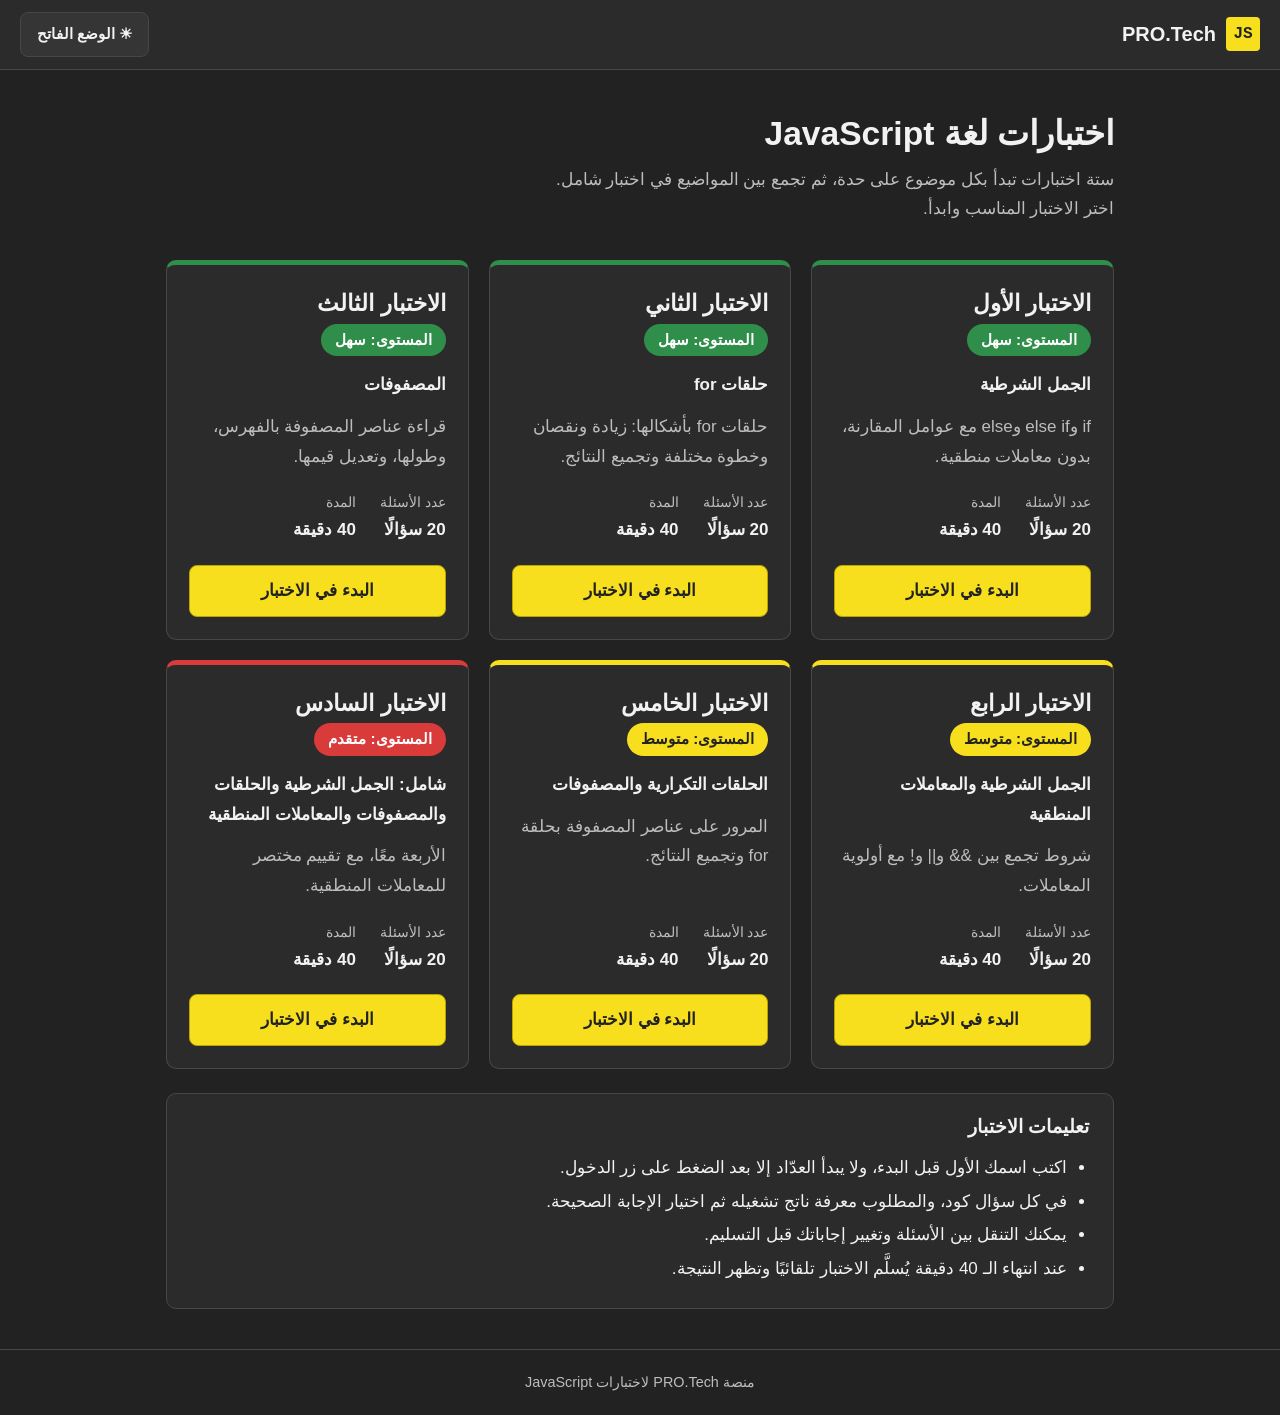
<file: index.html>
<!DOCTYPE html>
<html lang="ar" dir="rtl" data-theme="dark">
<head>
  <meta charset="UTF-8">
  <meta name="viewport" content="width=device-width, initial-scale=1">
  <title>PRO.Tech | اختبارات لغة JavaScript</title>
  <script>try{document.documentElement.setAttribute("data-theme",localStorage.getItem("protech-theme")==="light"?"light":"dark")}catch(e){}</script>
  <link rel="stylesheet" href="index.css">
</head>
<body>
  <header class="topbar">
    <a class="brand" href="index.html" aria-label="الصفحة الرئيسية">
      <span class="brand-mark">JS</span>
      <span class="brand-name">PRO.Tech</span>
    </a>
    <button id="themeToggle" class="btn theme-btn" type="button"></button>
  </header>

  <main>
    <section class="hero">
      <h1>اختبارات لغة JavaScript</h1>
      <p>ستة اختبارات تبدأ بكل موضوع على حدة، ثم تجمع بين المواضيع في اختبار شامل. اختر الاختبار المناسب وابدأ.</p>
    </section>

    <section class="cards" aria-label="الاختبارات">
      <article class="card card-easy">
        <h2>الاختبار الأول</h2>
        <span class="badge">المستوى: سهل</span>
        <p class="card-topic">الجمل الشرطية</p>
        <p class="card-desc">if وelse if وelse مع عوامل المقارنة، بدون معاملات منطقية.</p>
        <dl class="meta">
          <div><dt>عدد الأسئلة</dt><dd>20 سؤالًا</dd></div>
          <div><dt>المدة</dt><dd>40 دقيقة</dd></div>
        </dl>
        <a class="btn btn-primary" href="level.1.html">البدء في الاختبار</a>
      </article>

      <article class="card card-easy">
        <h2>الاختبار الثاني</h2>
        <span class="badge">المستوى: سهل</span>
        <p class="card-topic">حلقات for</p>
        <p class="card-desc">حلقات for بأشكالها: زيادة ونقصان وخطوة مختلفة وتجميع النتائج.</p>
        <dl class="meta">
          <div><dt>عدد الأسئلة</dt><dd>20 سؤالًا</dd></div>
          <div><dt>المدة</dt><dd>40 دقيقة</dd></div>
        </dl>
        <a class="btn btn-primary" href="level.2.html">البدء في الاختبار</a>
      </article>

      <article class="card card-easy">
        <h2>الاختبار الثالث</h2>
        <span class="badge">المستوى: سهل</span>
        <p class="card-topic">المصفوفات</p>
        <p class="card-desc">قراءة عناصر المصفوفة بالفهرس، وطولها، وتعديل قيمها.</p>
        <dl class="meta">
          <div><dt>عدد الأسئلة</dt><dd>20 سؤالًا</dd></div>
          <div><dt>المدة</dt><dd>40 دقيقة</dd></div>
        </dl>
        <a class="btn btn-primary" href="level.3.html">البدء في الاختبار</a>
      </article>

      <article class="card card-medium">
        <h2>الاختبار الرابع</h2>
        <span class="badge">المستوى: متوسط</span>
        <p class="card-topic">الجمل الشرطية والمعاملات المنطقية</p>
        <p class="card-desc">شروط تجمع بين <bdi dir="ltr">&amp;&amp;</bdi> و<bdi dir="ltr">||</bdi> و<bdi dir="ltr">!</bdi> مع أولوية المعاملات.</p>
        <dl class="meta">
          <div><dt>عدد الأسئلة</dt><dd>20 سؤالًا</dd></div>
          <div><dt>المدة</dt><dd>40 دقيقة</dd></div>
        </dl>
        <a class="btn btn-primary" href="level.4.html">البدء في الاختبار</a>
      </article>

      <article class="card card-medium">
        <h2>الاختبار الخامس</h2>
        <span class="badge">المستوى: متوسط</span>
        <p class="card-topic">الحلقات التكرارية والمصفوفات</p>
        <p class="card-desc">المرور على عناصر المصفوفة بحلقة for وتجميع النتائج.</p>
        <dl class="meta">
          <div><dt>عدد الأسئلة</dt><dd>20 سؤالًا</dd></div>
          <div><dt>المدة</dt><dd>40 دقيقة</dd></div>
        </dl>
        <a class="btn btn-primary" href="level.5.html">البدء في الاختبار</a>
      </article>

      <article class="card card-hard">
        <h2>الاختبار السادس</h2>
        <span class="badge">المستوى: متقدم</span>
        <p class="card-topic">شامل: الجمل الشرطية والحلقات والمصفوفات والمعاملات المنطقية</p>
        <p class="card-desc">الأربعة معًا، مع تقييم مختصر للمعاملات المنطقية.</p>
        <dl class="meta">
          <div><dt>عدد الأسئلة</dt><dd>20 سؤالًا</dd></div>
          <div><dt>المدة</dt><dd>40 دقيقة</dd></div>
        </dl>
        <a class="btn btn-primary" href="level.6.html">البدء في الاختبار</a>
      </article>
    </section>

    <section class="rules">
      <div class="panel">
        <h2>تعليمات الاختبار</h2>
        <ul>
          <li>اكتب اسمك الأول قبل البدء، ولا يبدأ العدّاد إلا بعد الضغط على زر الدخول.</li>
          <li>في كل سؤال كود، والمطلوب معرفة ناتج تشغيله ثم اختيار الإجابة الصحيحة.</li>
          <li>يمكنك التنقل بين الأسئلة وتغيير إجاباتك قبل التسليم.</li>
          <li>عند انتهاء الـ 40 دقيقة يُسلَّم الاختبار تلقائيًا وتظهر النتيجة.</li>
        </ul>
      </div>
    </section>
  </main>

  <footer class="footer">منصة PRO.Tech لاختبارات JavaScript</footer>

  <script src="index.js"></script>
</body>
</html>
</file>
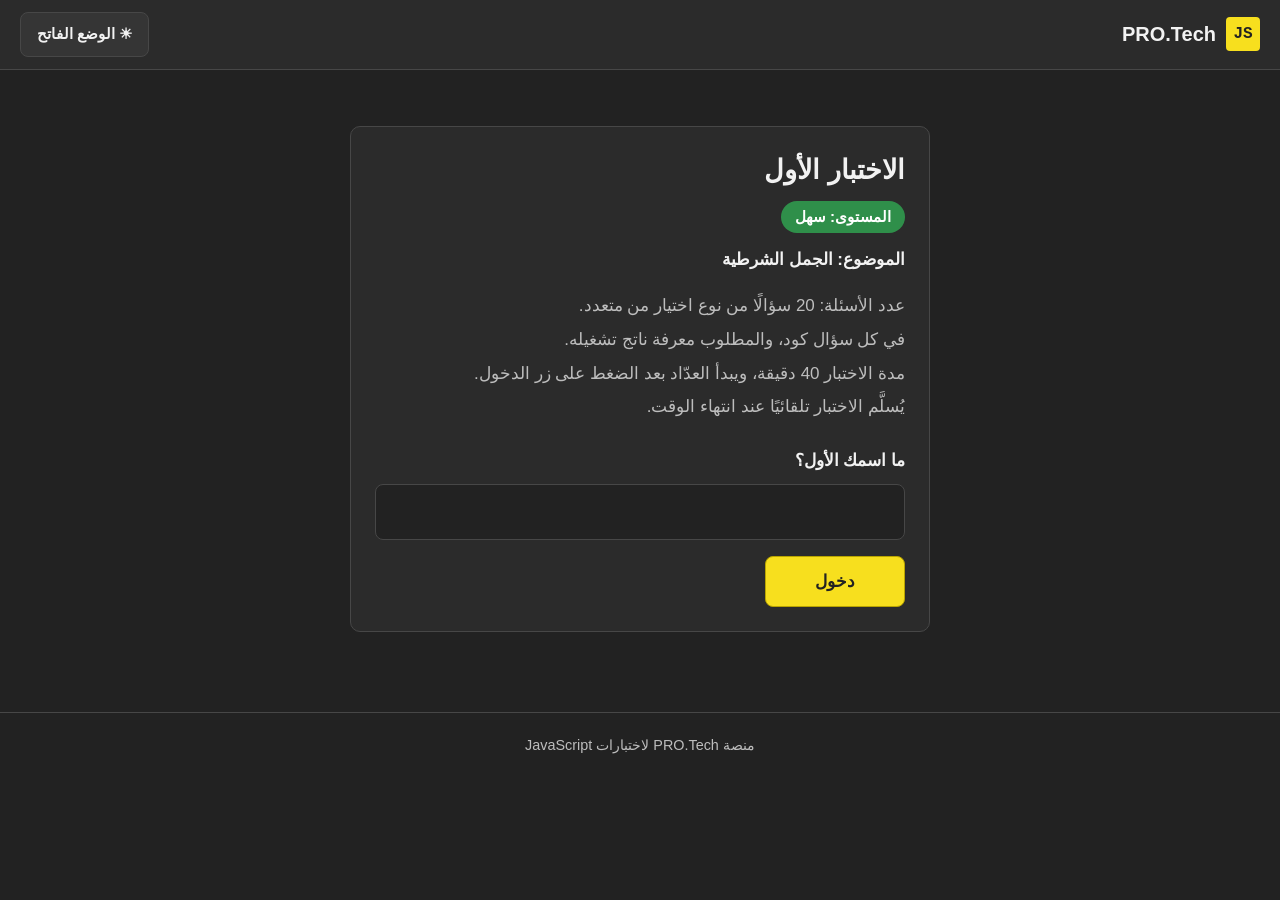
<file: level.1.html>
<!DOCTYPE html>
<html lang="ar" dir="rtl" data-theme="dark">
<head>
  <meta charset="UTF-8">
  <meta name="viewport" content="width=device-width, initial-scale=1">
  <title>PRO.Tech | الاختبار الأول</title>
  <script>try{document.documentElement.setAttribute("data-theme",localStorage.getItem("protech-theme")==="light"?"light":"dark")}catch(e){}</script>
  <link rel="stylesheet" href="level.1.css">
</head>
<body>
  <header class="topbar">
    <a class="brand" href="index.html" aria-label="الصفحة الرئيسية">
      <span class="brand-mark">JS</span>
      <span class="brand-name">PRO.Tech</span>
    </a>
    <button id="themeToggle" class="btn theme-btn" type="button"></button>
  </header>

  <main>
    <section id="startScreen" class="container">
      <div class="panel start">
        <h1>الاختبار الأول</h1>
        <p><span class="badge">المستوى: سهل</span></p>
        <p class="topic">الموضوع: الجمل الشرطية</p>
        <ul class="facts">
          <li>عدد الأسئلة: 20 سؤالًا من نوع اختيار من متعدد.</li>
          <li>في كل سؤال كود، والمطلوب معرفة ناتج تشغيله.</li>
          <li>مدة الاختبار 40 دقيقة، ويبدأ العدّاد بعد الضغط على زر الدخول.</li>
          <li>يُسلَّم الاختبار تلقائيًا عند انتهاء الوقت.</li>
        </ul>
        <label class="field-label" for="nameInput">ما اسمك الأول؟</label>
        <input id="nameInput" class="text-input" type="text" maxlength="20" autocomplete="given-name">
        <p id="nameError" class="error" role="alert" hidden>يرجى كتابة اسمك الأول قبل الدخول.</p>
        <button id="enterBtn" class="btn btn-primary" type="button">دخول</button>
      </div>
    </section>

    <section id="quizScreen" hidden>
      <div class="quizbar">
        <div class="qinfo">
          <strong id="qCounter"></strong>
          <span id="answeredCount" class="muted"></span>
        </div>
        <div id="timer" class="timer" role="timer">40:00</div>
      </div>
      <div class="container layout">
        <article class="panel">
          <h2 class="qtitle">ما ناتج الكود الآتي؟</h2>
          <pre id="code" class="code" dir="ltr"></pre>
          <div id="options" role="group" aria-label="الاختيارات"></div>
          <div class="qnav">
            <button id="prevBtn" class="btn" type="button">السابق</button>
            <button id="nextBtn" class="btn" type="button">التالي</button>
            <button id="submitBtn" class="btn btn-primary" type="button">تسليم الاختبار</button>
          </div>
        </article>
        <aside class="panel">
          <h3>قائمة الأسئلة</h3>
          <div id="qgrid" class="qgrid"></div>
          <p class="legend">اللون الأصفر هو السؤال الحالي، والإطار الواضح يعني أنه تمت الإجابة عنه.</p>
        </aside>
      </div>
    </section>

    <section id="resultScreen" class="container" hidden>
      <div class="panel result">
        <p id="autoNote" class="note" hidden>انتهى الوقت وتم تسليم الاختبار تلقائيًا.</p>
        <h1 id="resultGreeting"></h1>
        <div class="stats">
          <div class="stat"><span>النسبة المئوية</span><strong id="resultPercent"></strong></div>
          <div class="stat"><span>وهذا مستوى</span><strong id="resultLevel"></strong></div>
        </div>
        <div class="actions">
          <button id="retryBtn" class="btn btn-primary" type="button">إعادة الاختبار</button>
          <a class="btn" href="index.html">العودة إلى الرئيسية</a>
        </div>
      </div>
      <h2 id="wrongTitle" class="wrong-title"></h2>
      <div id="wrongList"></div>
    </section>
  </main>

  <footer class="footer">منصة PRO.Tech لاختبارات JavaScript</footer>

  <dialog id="confirmDialog" aria-labelledby="dlgTitle">
    <h2 id="dlgTitle">تسليم الاختبار</h2>
    <p id="dlgText"></p>
    <div class="dlg-actions">
      <button id="dlgConfirm" class="btn btn-primary" type="button">تسليم</button>
      <button id="dlgCancel" class="btn" type="button">العودة إلى الاختبار</button>
    </div>
  </dialog>

  <script src="level.1.js"></script>
</body>
</html>
</file>
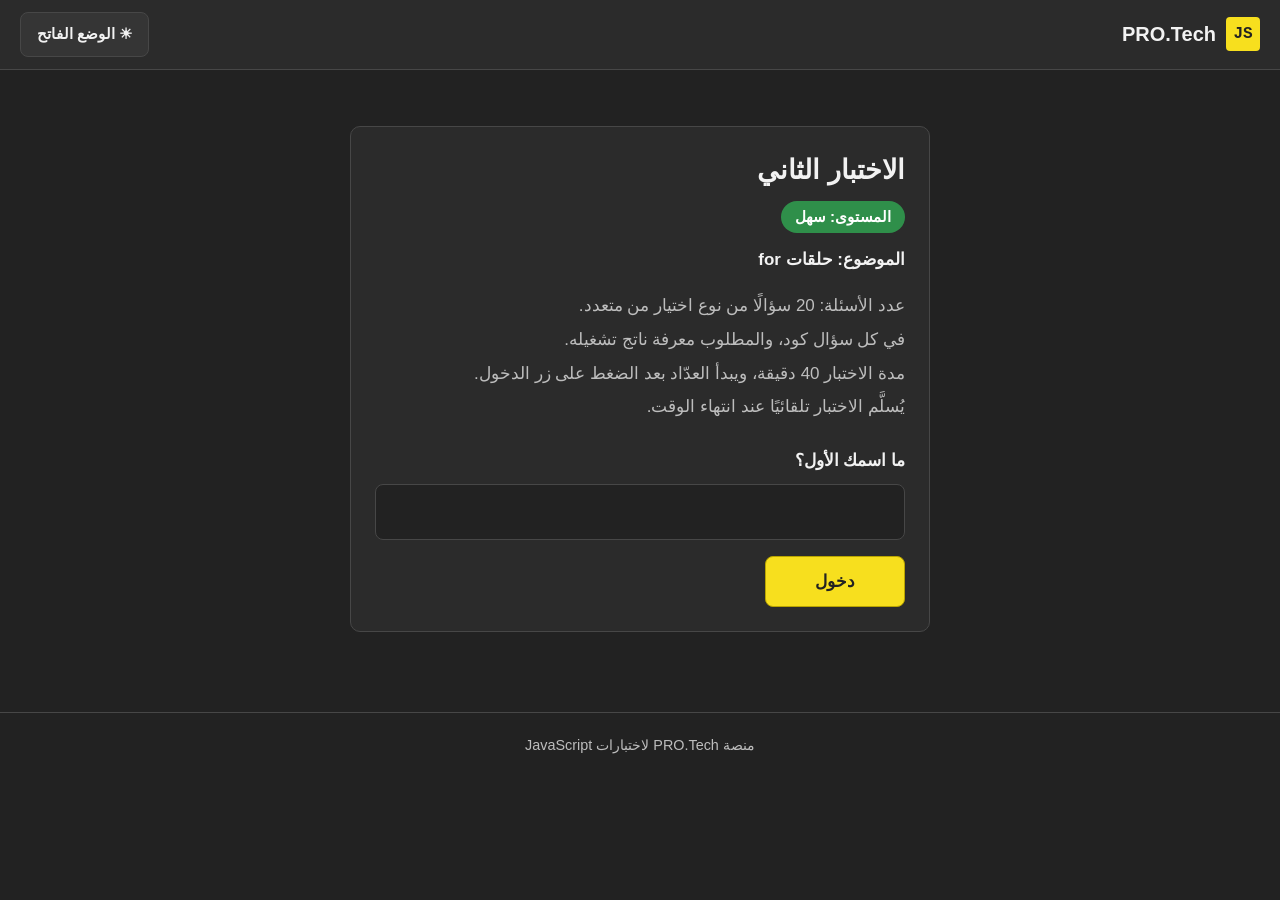
<file: level.2.html>
<!DOCTYPE html>
<html lang="ar" dir="rtl" data-theme="dark">
<head>
  <meta charset="UTF-8">
  <meta name="viewport" content="width=device-width, initial-scale=1">
  <title>PRO.Tech | الاختبار الثاني</title>
  <script>try{document.documentElement.setAttribute("data-theme",localStorage.getItem("protech-theme")==="light"?"light":"dark")}catch(e){}</script>
  <link rel="stylesheet" href="level.2.css">
</head>
<body>
  <header class="topbar">
    <a class="brand" href="index.html" aria-label="الصفحة الرئيسية">
      <span class="brand-mark">JS</span>
      <span class="brand-name">PRO.Tech</span>
    </a>
    <button id="themeToggle" class="btn theme-btn" type="button"></button>
  </header>

  <main>
    <section id="startScreen" class="container">
      <div class="panel start">
        <h1>الاختبار الثاني</h1>
        <p><span class="badge">المستوى: سهل</span></p>
        <p class="topic">الموضوع: حلقات for</p>
        <ul class="facts">
          <li>عدد الأسئلة: 20 سؤالًا من نوع اختيار من متعدد.</li>
          <li>في كل سؤال كود، والمطلوب معرفة ناتج تشغيله.</li>
          <li>مدة الاختبار 40 دقيقة، ويبدأ العدّاد بعد الضغط على زر الدخول.</li>
          <li>يُسلَّم الاختبار تلقائيًا عند انتهاء الوقت.</li>
        </ul>
        <label class="field-label" for="nameInput">ما اسمك الأول؟</label>
        <input id="nameInput" class="text-input" type="text" maxlength="20" autocomplete="given-name">
        <p id="nameError" class="error" role="alert" hidden>يرجى كتابة اسمك الأول قبل الدخول.</p>
        <button id="enterBtn" class="btn btn-primary" type="button">دخول</button>
      </div>
    </section>

    <section id="quizScreen" hidden>
      <div class="quizbar">
        <div class="qinfo">
          <strong id="qCounter"></strong>
          <span id="answeredCount" class="muted"></span>
        </div>
        <div id="timer" class="timer" role="timer">40:00</div>
      </div>
      <div class="container layout">
        <article class="panel">
          <h2 class="qtitle">ما ناتج الكود الآتي؟</h2>
          <pre id="code" class="code" dir="ltr"></pre>
          <div id="options" role="group" aria-label="الاختيارات"></div>
          <div class="qnav">
            <button id="prevBtn" class="btn" type="button">السابق</button>
            <button id="nextBtn" class="btn" type="button">التالي</button>
            <button id="submitBtn" class="btn btn-primary" type="button">تسليم الاختبار</button>
          </div>
        </article>
        <aside class="panel">
          <h3>قائمة الأسئلة</h3>
          <div id="qgrid" class="qgrid"></div>
          <p class="legend">اللون الأصفر هو السؤال الحالي، والإطار الواضح يعني أنه تمت الإجابة عنه.</p>
        </aside>
      </div>
    </section>

    <section id="resultScreen" class="container" hidden>
      <div class="panel result">
        <p id="autoNote" class="note" hidden>انتهى الوقت وتم تسليم الاختبار تلقائيًا.</p>
        <h1 id="resultGreeting"></h1>
        <div class="stats">
          <div class="stat"><span>النسبة المئوية</span><strong id="resultPercent"></strong></div>
          <div class="stat"><span>وهذا مستوى</span><strong id="resultLevel"></strong></div>
        </div>
        <div class="actions">
          <button id="retryBtn" class="btn btn-primary" type="button">إعادة الاختبار</button>
          <a class="btn" href="index.html">العودة إلى الرئيسية</a>
        </div>
      </div>
      <h2 id="wrongTitle" class="wrong-title"></h2>
      <div id="wrongList"></div>
    </section>
  </main>

  <footer class="footer">منصة PRO.Tech لاختبارات JavaScript</footer>

  <dialog id="confirmDialog" aria-labelledby="dlgTitle">
    <h2 id="dlgTitle">تسليم الاختبار</h2>
    <p id="dlgText"></p>
    <div class="dlg-actions">
      <button id="dlgConfirm" class="btn btn-primary" type="button">تسليم</button>
      <button id="dlgCancel" class="btn" type="button">العودة إلى الاختبار</button>
    </div>
  </dialog>

  <script src="level.2.js"></script>
</body>
</html>
</file>
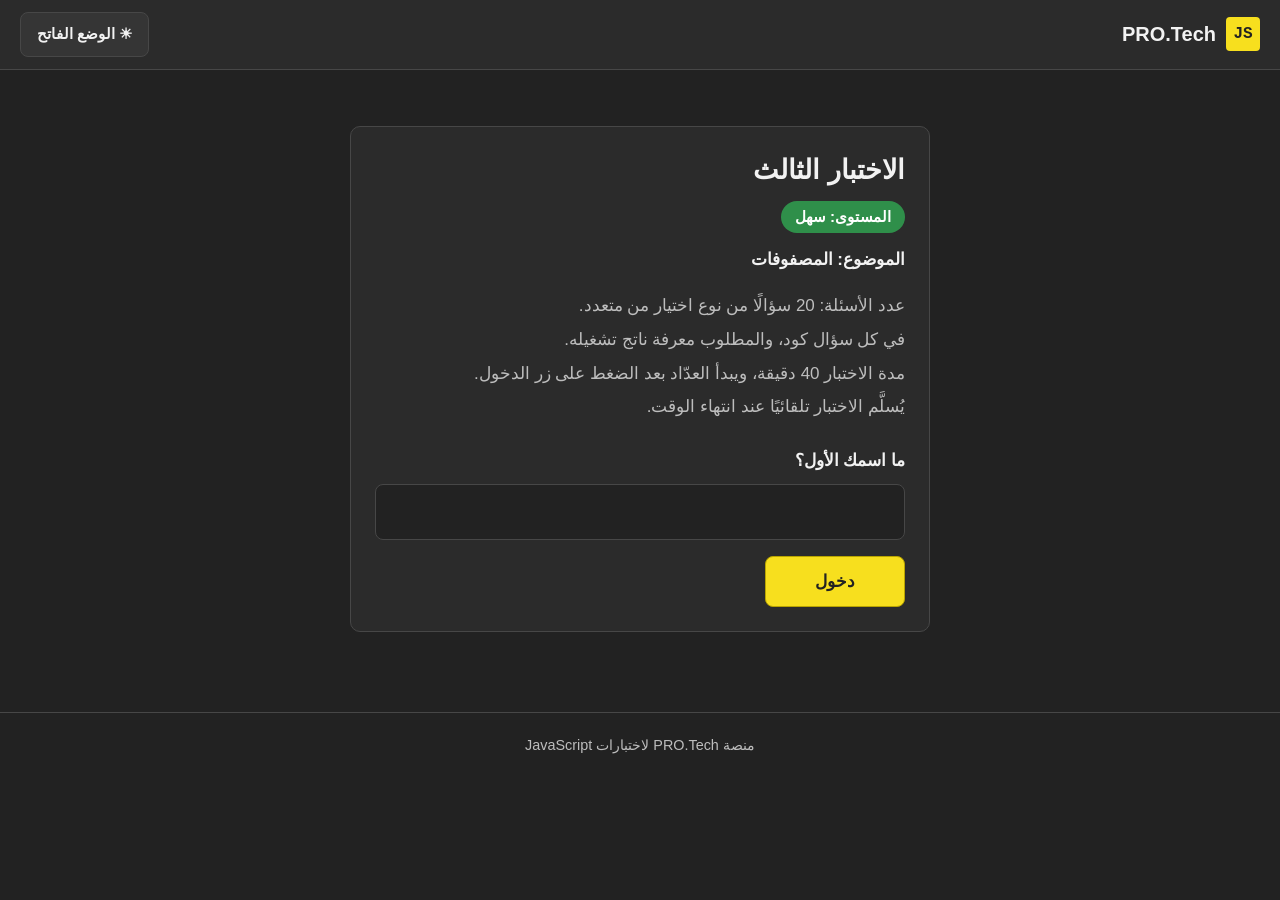
<file: level.3.html>
<!DOCTYPE html>
<html lang="ar" dir="rtl" data-theme="dark">
<head>
  <meta charset="UTF-8">
  <meta name="viewport" content="width=device-width, initial-scale=1">
  <title>PRO.Tech | الاختبار الثالث</title>
  <script>try{document.documentElement.setAttribute("data-theme",localStorage.getItem("protech-theme")==="light"?"light":"dark")}catch(e){}</script>
  <link rel="stylesheet" href="level.3.css">
</head>
<body>
  <header class="topbar">
    <a class="brand" href="index.html" aria-label="الصفحة الرئيسية">
      <span class="brand-mark">JS</span>
      <span class="brand-name">PRO.Tech</span>
    </a>
    <button id="themeToggle" class="btn theme-btn" type="button"></button>
  </header>

  <main>
    <section id="startScreen" class="container">
      <div class="panel start">
        <h1>الاختبار الثالث</h1>
        <p><span class="badge">المستوى: سهل</span></p>
        <p class="topic">الموضوع: المصفوفات</p>
        <ul class="facts">
          <li>عدد الأسئلة: 20 سؤالًا من نوع اختيار من متعدد.</li>
          <li>في كل سؤال كود، والمطلوب معرفة ناتج تشغيله.</li>
          <li>مدة الاختبار 40 دقيقة، ويبدأ العدّاد بعد الضغط على زر الدخول.</li>
          <li>يُسلَّم الاختبار تلقائيًا عند انتهاء الوقت.</li>
        </ul>
        <label class="field-label" for="nameInput">ما اسمك الأول؟</label>
        <input id="nameInput" class="text-input" type="text" maxlength="20" autocomplete="given-name">
        <p id="nameError" class="error" role="alert" hidden>يرجى كتابة اسمك الأول قبل الدخول.</p>
        <button id="enterBtn" class="btn btn-primary" type="button">دخول</button>
      </div>
    </section>

    <section id="quizScreen" hidden>
      <div class="quizbar">
        <div class="qinfo">
          <strong id="qCounter"></strong>
          <span id="answeredCount" class="muted"></span>
        </div>
        <div id="timer" class="timer" role="timer">40:00</div>
      </div>
      <div class="container layout">
        <article class="panel">
          <h2 class="qtitle">ما ناتج الكود الآتي؟</h2>
          <pre id="code" class="code" dir="ltr"></pre>
          <div id="options" role="group" aria-label="الاختيارات"></div>
          <div class="qnav">
            <button id="prevBtn" class="btn" type="button">السابق</button>
            <button id="nextBtn" class="btn" type="button">التالي</button>
            <button id="submitBtn" class="btn btn-primary" type="button">تسليم الاختبار</button>
          </div>
        </article>
        <aside class="panel">
          <h3>قائمة الأسئلة</h3>
          <div id="qgrid" class="qgrid"></div>
          <p class="legend">اللون الأصفر هو السؤال الحالي، والإطار الواضح يعني أنه تمت الإجابة عنه.</p>
        </aside>
      </div>
    </section>

    <section id="resultScreen" class="container" hidden>
      <div class="panel result">
        <p id="autoNote" class="note" hidden>انتهى الوقت وتم تسليم الاختبار تلقائيًا.</p>
        <h1 id="resultGreeting"></h1>
        <div class="stats">
          <div class="stat"><span>النسبة المئوية</span><strong id="resultPercent"></strong></div>
          <div class="stat"><span>وهذا مستوى</span><strong id="resultLevel"></strong></div>
        </div>
        <div class="actions">
          <button id="retryBtn" class="btn btn-primary" type="button">إعادة الاختبار</button>
          <a class="btn" href="index.html">العودة إلى الرئيسية</a>
        </div>
      </div>
      <h2 id="wrongTitle" class="wrong-title"></h2>
      <div id="wrongList"></div>
    </section>
  </main>

  <footer class="footer">منصة PRO.Tech لاختبارات JavaScript</footer>

  <dialog id="confirmDialog" aria-labelledby="dlgTitle">
    <h2 id="dlgTitle">تسليم الاختبار</h2>
    <p id="dlgText"></p>
    <div class="dlg-actions">
      <button id="dlgConfirm" class="btn btn-primary" type="button">تسليم</button>
      <button id="dlgCancel" class="btn" type="button">العودة إلى الاختبار</button>
    </div>
  </dialog>

  <script src="level.3.js"></script>
</body>
</html>
</file>
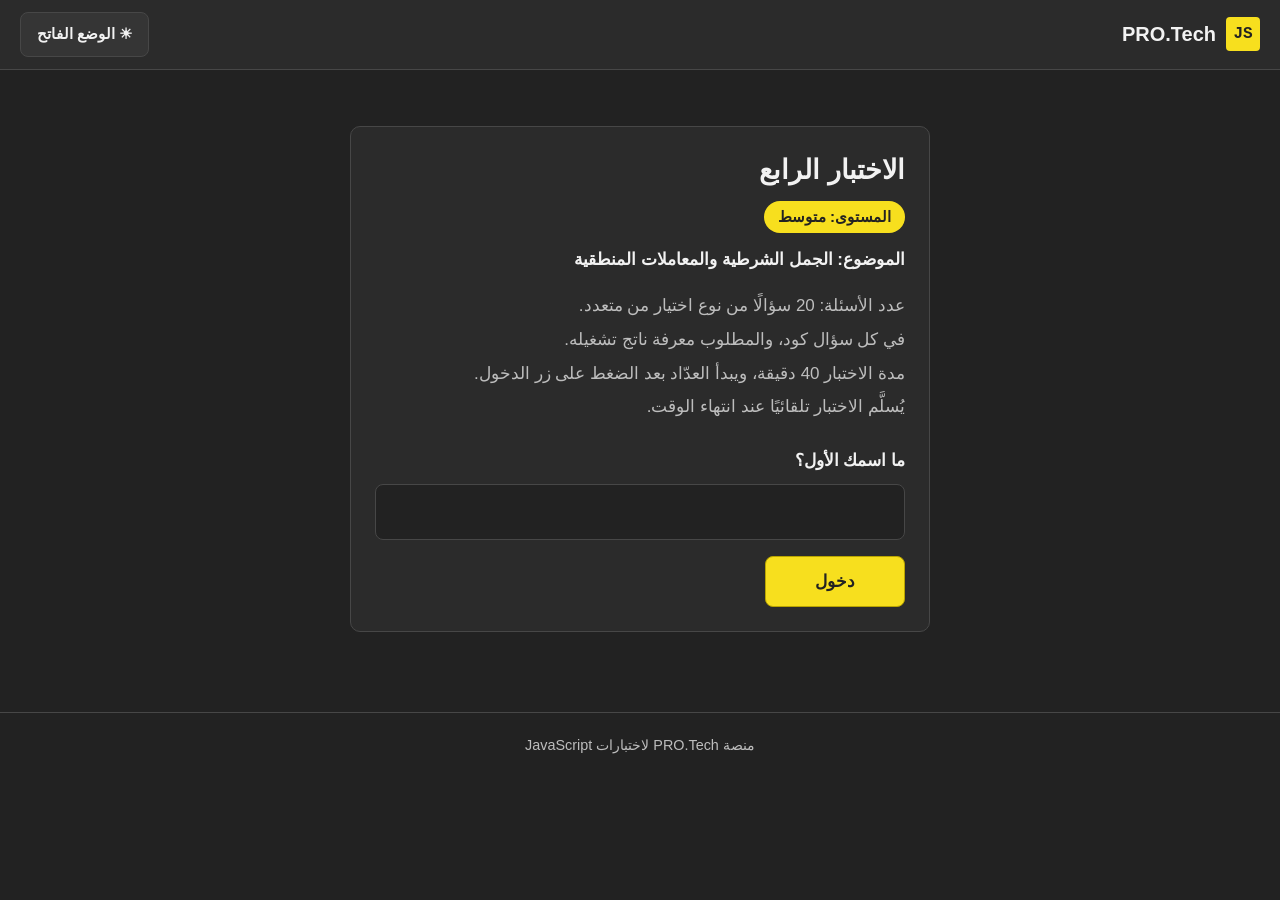
<file: level.4.html>
<!DOCTYPE html>
<html lang="ar" dir="rtl" data-theme="dark">
<head>
  <meta charset="UTF-8">
  <meta name="viewport" content="width=device-width, initial-scale=1">
  <title>PRO.Tech | الاختبار الرابع</title>
  <script>try{document.documentElement.setAttribute("data-theme",localStorage.getItem("protech-theme")==="light"?"light":"dark")}catch(e){}</script>
  <link rel="stylesheet" href="level.4.css">
</head>
<body>
  <header class="topbar">
    <a class="brand" href="index.html" aria-label="الصفحة الرئيسية">
      <span class="brand-mark">JS</span>
      <span class="brand-name">PRO.Tech</span>
    </a>
    <button id="themeToggle" class="btn theme-btn" type="button"></button>
  </header>

  <main>
    <section id="startScreen" class="container">
      <div class="panel start">
        <h1>الاختبار الرابع</h1>
        <p><span class="badge">المستوى: متوسط</span></p>
        <p class="topic">الموضوع: الجمل الشرطية والمعاملات المنطقية</p>
        <ul class="facts">
          <li>عدد الأسئلة: 20 سؤالًا من نوع اختيار من متعدد.</li>
          <li>في كل سؤال كود، والمطلوب معرفة ناتج تشغيله.</li>
          <li>مدة الاختبار 40 دقيقة، ويبدأ العدّاد بعد الضغط على زر الدخول.</li>
          <li>يُسلَّم الاختبار تلقائيًا عند انتهاء الوقت.</li>
        </ul>
        <label class="field-label" for="nameInput">ما اسمك الأول؟</label>
        <input id="nameInput" class="text-input" type="text" maxlength="20" autocomplete="given-name">
        <p id="nameError" class="error" role="alert" hidden>يرجى كتابة اسمك الأول قبل الدخول.</p>
        <button id="enterBtn" class="btn btn-primary" type="button">دخول</button>
      </div>
    </section>

    <section id="quizScreen" hidden>
      <div class="quizbar">
        <div class="qinfo">
          <strong id="qCounter"></strong>
          <span id="answeredCount" class="muted"></span>
        </div>
        <div id="timer" class="timer" role="timer">40:00</div>
      </div>
      <div class="container layout">
        <article class="panel">
          <h2 class="qtitle">ما ناتج الكود الآتي؟</h2>
          <pre id="code" class="code" dir="ltr"></pre>
          <div id="options" role="group" aria-label="الاختيارات"></div>
          <div class="qnav">
            <button id="prevBtn" class="btn" type="button">السابق</button>
            <button id="nextBtn" class="btn" type="button">التالي</button>
            <button id="submitBtn" class="btn btn-primary" type="button">تسليم الاختبار</button>
          </div>
        </article>
        <aside class="panel">
          <h3>قائمة الأسئلة</h3>
          <div id="qgrid" class="qgrid"></div>
          <p class="legend">اللون الأصفر هو السؤال الحالي، والإطار الواضح يعني أنه تمت الإجابة عنه.</p>
        </aside>
      </div>
    </section>

    <section id="resultScreen" class="container" hidden>
      <div class="panel result">
        <p id="autoNote" class="note" hidden>انتهى الوقت وتم تسليم الاختبار تلقائيًا.</p>
        <h1 id="resultGreeting"></h1>
        <div class="stats">
          <div class="stat"><span>النسبة المئوية</span><strong id="resultPercent"></strong></div>
          <div class="stat"><span>وهذا مستوى</span><strong id="resultLevel"></strong></div>
        </div>
        <div class="actions">
          <button id="retryBtn" class="btn btn-primary" type="button">إعادة الاختبار</button>
          <a class="btn" href="index.html">العودة إلى الرئيسية</a>
        </div>
      </div>
      <h2 id="wrongTitle" class="wrong-title"></h2>
      <div id="wrongList"></div>
    </section>
  </main>

  <footer class="footer">منصة PRO.Tech لاختبارات JavaScript</footer>

  <dialog id="confirmDialog" aria-labelledby="dlgTitle">
    <h2 id="dlgTitle">تسليم الاختبار</h2>
    <p id="dlgText"></p>
    <div class="dlg-actions">
      <button id="dlgConfirm" class="btn btn-primary" type="button">تسليم</button>
      <button id="dlgCancel" class="btn" type="button">العودة إلى الاختبار</button>
    </div>
  </dialog>

  <script src="level.4.js"></script>
</body>
</html>
</file>
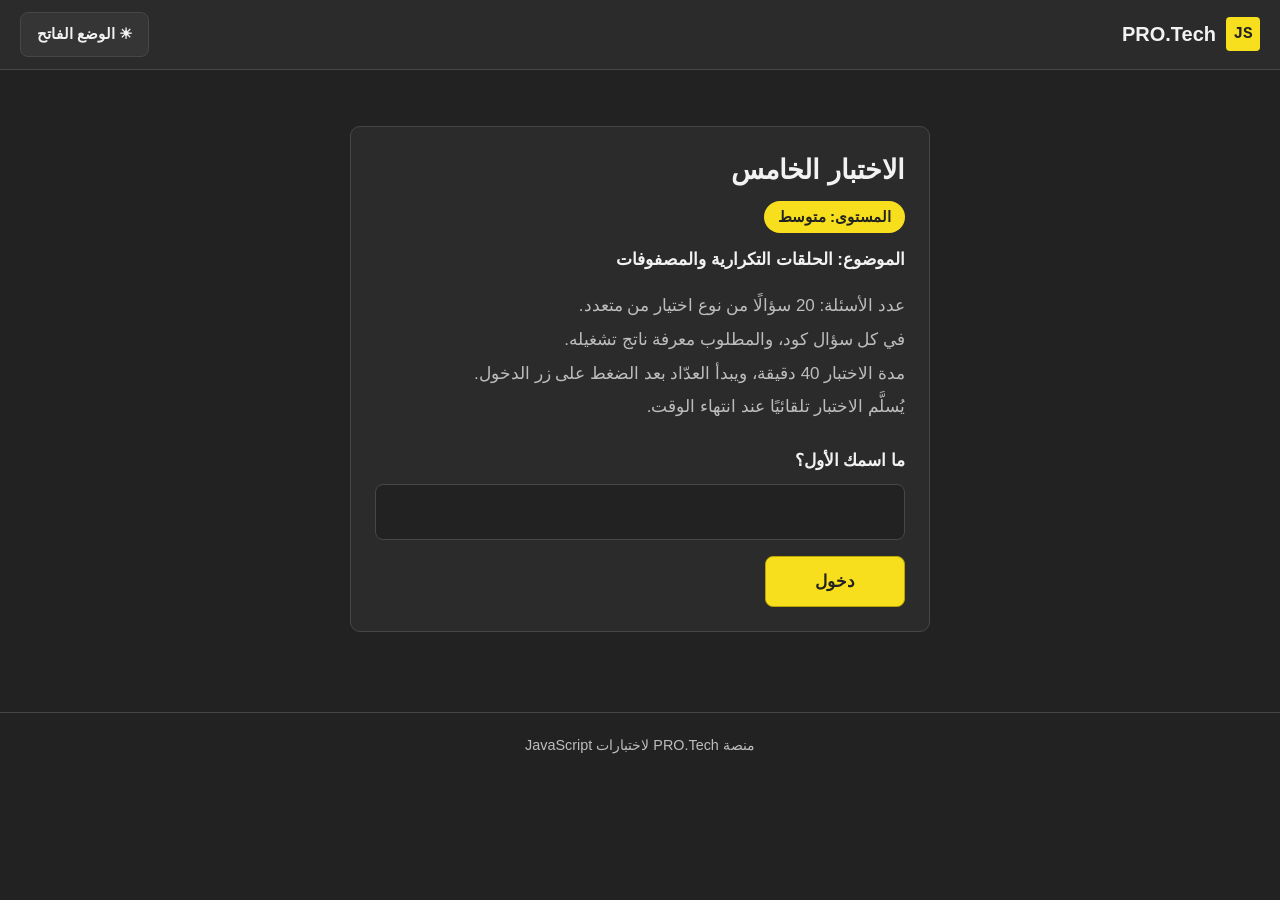
<file: level.5.html>
<!DOCTYPE html>
<html lang="ar" dir="rtl" data-theme="dark">
<head>
  <meta charset="UTF-8">
  <meta name="viewport" content="width=device-width, initial-scale=1">
  <title>PRO.Tech | الاختبار الخامس</title>
  <script>try{document.documentElement.setAttribute("data-theme",localStorage.getItem("protech-theme")==="light"?"light":"dark")}catch(e){}</script>
  <link rel="stylesheet" href="level.5.css">
</head>
<body>
  <header class="topbar">
    <a class="brand" href="index.html" aria-label="الصفحة الرئيسية">
      <span class="brand-mark">JS</span>
      <span class="brand-name">PRO.Tech</span>
    </a>
    <button id="themeToggle" class="btn theme-btn" type="button"></button>
  </header>

  <main>
    <section id="startScreen" class="container">
      <div class="panel start">
        <h1>الاختبار الخامس</h1>
        <p><span class="badge">المستوى: متوسط</span></p>
        <p class="topic">الموضوع: الحلقات التكرارية والمصفوفات</p>
        <ul class="facts">
          <li>عدد الأسئلة: 20 سؤالًا من نوع اختيار من متعدد.</li>
          <li>في كل سؤال كود، والمطلوب معرفة ناتج تشغيله.</li>
          <li>مدة الاختبار 40 دقيقة، ويبدأ العدّاد بعد الضغط على زر الدخول.</li>
          <li>يُسلَّم الاختبار تلقائيًا عند انتهاء الوقت.</li>
        </ul>
        <label class="field-label" for="nameInput">ما اسمك الأول؟</label>
        <input id="nameInput" class="text-input" type="text" maxlength="20" autocomplete="given-name">
        <p id="nameError" class="error" role="alert" hidden>يرجى كتابة اسمك الأول قبل الدخول.</p>
        <button id="enterBtn" class="btn btn-primary" type="button">دخول</button>
      </div>
    </section>

    <section id="quizScreen" hidden>
      <div class="quizbar">
        <div class="qinfo">
          <strong id="qCounter"></strong>
          <span id="answeredCount" class="muted"></span>
        </div>
        <div id="timer" class="timer" role="timer">40:00</div>
      </div>
      <div class="container layout">
        <article class="panel">
          <h2 class="qtitle">ما ناتج الكود الآتي؟</h2>
          <pre id="code" class="code" dir="ltr"></pre>
          <div id="options" role="group" aria-label="الاختيارات"></div>
          <div class="qnav">
            <button id="prevBtn" class="btn" type="button">السابق</button>
            <button id="nextBtn" class="btn" type="button">التالي</button>
            <button id="submitBtn" class="btn btn-primary" type="button">تسليم الاختبار</button>
          </div>
        </article>
        <aside class="panel">
          <h3>قائمة الأسئلة</h3>
          <div id="qgrid" class="qgrid"></div>
          <p class="legend">اللون الأصفر هو السؤال الحالي، والإطار الواضح يعني أنه تمت الإجابة عنه.</p>
        </aside>
      </div>
    </section>

    <section id="resultScreen" class="container" hidden>
      <div class="panel result">
        <p id="autoNote" class="note" hidden>انتهى الوقت وتم تسليم الاختبار تلقائيًا.</p>
        <h1 id="resultGreeting"></h1>
        <div class="stats">
          <div class="stat"><span>النسبة المئوية</span><strong id="resultPercent"></strong></div>
          <div class="stat"><span>وهذا مستوى</span><strong id="resultLevel"></strong></div>
        </div>
        <div class="actions">
          <button id="retryBtn" class="btn btn-primary" type="button">إعادة الاختبار</button>
          <a class="btn" href="index.html">العودة إلى الرئيسية</a>
        </div>
      </div>
      <h2 id="wrongTitle" class="wrong-title"></h2>
      <div id="wrongList"></div>
    </section>
  </main>

  <footer class="footer">منصة PRO.Tech لاختبارات JavaScript</footer>

  <dialog id="confirmDialog" aria-labelledby="dlgTitle">
    <h2 id="dlgTitle">تسليم الاختبار</h2>
    <p id="dlgText"></p>
    <div class="dlg-actions">
      <button id="dlgConfirm" class="btn btn-primary" type="button">تسليم</button>
      <button id="dlgCancel" class="btn" type="button">العودة إلى الاختبار</button>
    </div>
  </dialog>

  <script src="level.5.js"></script>
</body>
</html>
</file>
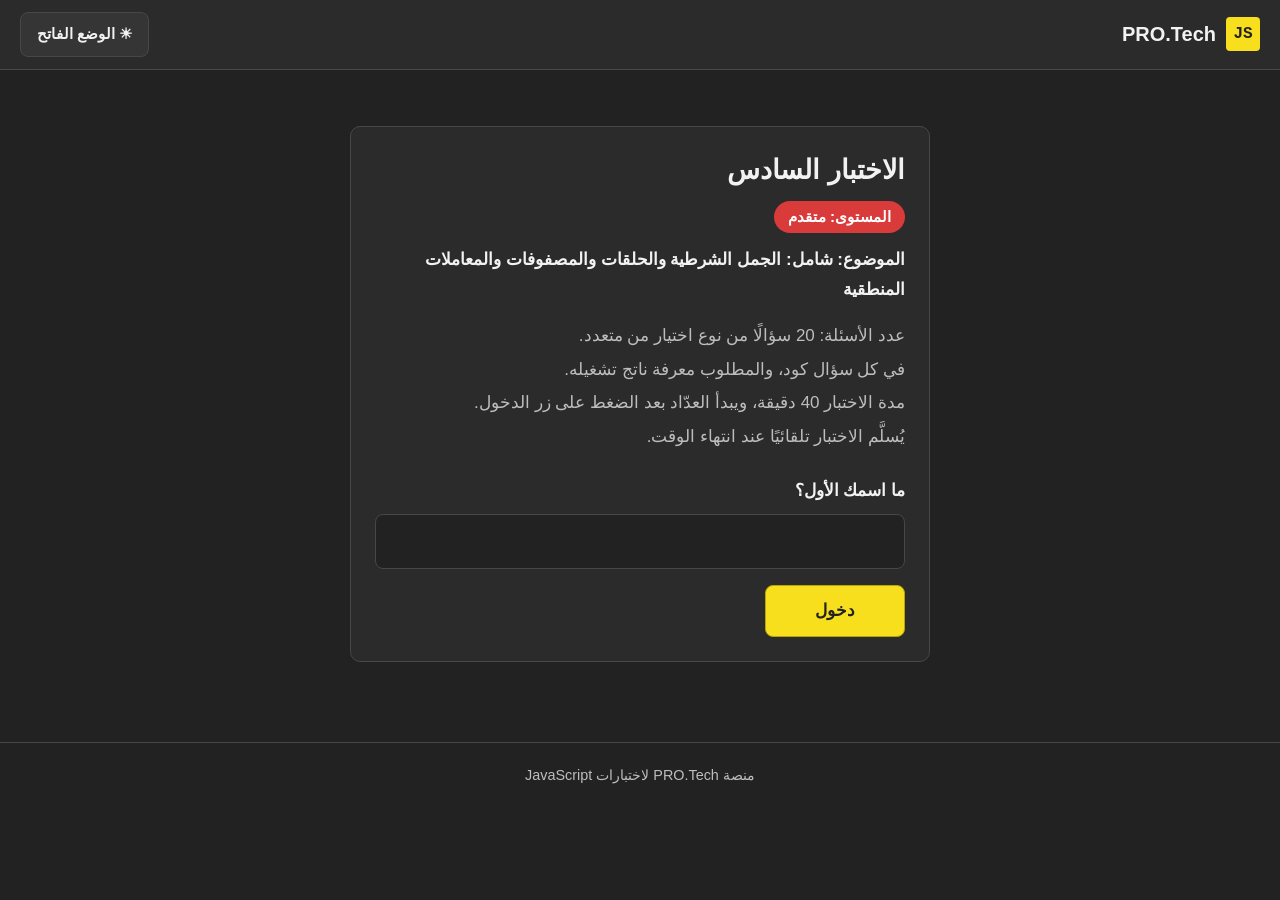
<file: level.6.html>
<!DOCTYPE html>
<html lang="ar" dir="rtl" data-theme="dark">
<head>
  <meta charset="UTF-8">
  <meta name="viewport" content="width=device-width, initial-scale=1">
  <title>PRO.Tech | الاختبار السادس</title>
  <script>try{document.documentElement.setAttribute("data-theme",localStorage.getItem("protech-theme")==="light"?"light":"dark")}catch(e){}</script>
  <link rel="stylesheet" href="level.6.css">
</head>
<body>
  <header class="topbar">
    <a class="brand" href="index.html" aria-label="الصفحة الرئيسية">
      <span class="brand-mark">JS</span>
      <span class="brand-name">PRO.Tech</span>
    </a>
    <button id="themeToggle" class="btn theme-btn" type="button"></button>
  </header>

  <main>
    <section id="startScreen" class="container">
      <div class="panel start">
        <h1>الاختبار السادس</h1>
        <p><span class="badge">المستوى: متقدم</span></p>
        <p class="topic">الموضوع: شامل: الجمل الشرطية والحلقات والمصفوفات والمعاملات المنطقية</p>
        <ul class="facts">
          <li>عدد الأسئلة: 20 سؤالًا من نوع اختيار من متعدد.</li>
          <li>في كل سؤال كود، والمطلوب معرفة ناتج تشغيله.</li>
          <li>مدة الاختبار 40 دقيقة، ويبدأ العدّاد بعد الضغط على زر الدخول.</li>
          <li>يُسلَّم الاختبار تلقائيًا عند انتهاء الوقت.</li>
        </ul>
        <label class="field-label" for="nameInput">ما اسمك الأول؟</label>
        <input id="nameInput" class="text-input" type="text" maxlength="20" autocomplete="given-name">
        <p id="nameError" class="error" role="alert" hidden>يرجى كتابة اسمك الأول قبل الدخول.</p>
        <button id="enterBtn" class="btn btn-primary" type="button">دخول</button>
      </div>
    </section>

    <section id="quizScreen" hidden>
      <div class="quizbar">
        <div class="qinfo">
          <strong id="qCounter"></strong>
          <span id="answeredCount" class="muted"></span>
        </div>
        <div id="timer" class="timer" role="timer">40:00</div>
      </div>
      <div class="container layout">
        <article class="panel">
          <h2 class="qtitle">ما ناتج الكود الآتي؟</h2>
          <pre id="code" class="code" dir="ltr"></pre>
          <div id="options" role="group" aria-label="الاختيارات"></div>
          <div class="qnav">
            <button id="prevBtn" class="btn" type="button">السابق</button>
            <button id="nextBtn" class="btn" type="button">التالي</button>
            <button id="submitBtn" class="btn btn-primary" type="button">تسليم الاختبار</button>
          </div>
        </article>
        <aside class="panel">
          <h3>قائمة الأسئلة</h3>
          <div id="qgrid" class="qgrid"></div>
          <p class="legend">اللون الأصفر هو السؤال الحالي، والإطار الواضح يعني أنه تمت الإجابة عنه.</p>
        </aside>
      </div>
    </section>

    <section id="resultScreen" class="container" hidden>
      <div class="panel result">
        <p id="autoNote" class="note" hidden>انتهى الوقت وتم تسليم الاختبار تلقائيًا.</p>
        <h1 id="resultGreeting"></h1>
        <div class="stats">
          <div class="stat"><span>النسبة المئوية</span><strong id="resultPercent"></strong></div>
          <div class="stat"><span>وهذا مستوى</span><strong id="resultLevel"></strong></div>
        </div>
        <div class="actions">
          <button id="retryBtn" class="btn btn-primary" type="button">إعادة الاختبار</button>
          <a class="btn" href="index.html">العودة إلى الرئيسية</a>
        </div>
      </div>
      <h2 id="wrongTitle" class="wrong-title"></h2>
      <div id="wrongList"></div>
    </section>
  </main>

  <footer class="footer">منصة PRO.Tech لاختبارات JavaScript</footer>

  <dialog id="confirmDialog" aria-labelledby="dlgTitle">
    <h2 id="dlgTitle">تسليم الاختبار</h2>
    <p id="dlgText"></p>
    <div class="dlg-actions">
      <button id="dlgConfirm" class="btn btn-primary" type="button">تسليم</button>
      <button id="dlgCancel" class="btn" type="button">العودة إلى الاختبار</button>
    </div>
  </dialog>

  <script src="level.6.js"></script>
</body>
</html>
</file>
<file: index.css>
/* PRO.Tech — الأنماط الأساسية */
:root, [data-theme="dark"] {
  --bg: #222222;
  --surface: #2b2b2b;
  --surface-2: #353535;
  --border: #474747;
  --text: #f2f2f2;
  --muted: #bdbdbd;
  --accent: #F7DF1E;
  --on-accent: #222222;
  --focus: #F7DF1E;
  --danger: #ff8a80;
}
[data-theme="light"] {
  --bg: #ffffff;
  --surface: #f5f5f5;
  --surface-2: #ebebeb;
  --border: #d2d2d2;
  --text: #222222;
  --muted: #565656;
  --accent: #F7DF1E;
  --on-accent: #222222;
  --focus: #222222;
  --danger: #c62828;
}

*, *::before, *::after { box-sizing: border-box; }
[hidden] { display: none !important; }

html { -webkit-text-size-adjust: 100%; }
body {
  margin: 0;
  background: var(--bg);
  color: var(--text);
  font-family: "Segoe UI", Tahoma, "Noto Sans Arabic", Arial, sans-serif;
  font-size: 17px;
  line-height: 1.75;
}
h1, h2, h3 { line-height: 1.4; margin: 0 0 12px; }
p { margin: 0 0 12px; }
a { color: inherit; }

:focus-visible { outline: 3px solid var(--focus); outline-offset: 2px; }

/* الشريط العلوي */
.topbar {
  display: flex;
  align-items: center;
  justify-content: space-between;
  gap: 12px;
  padding: 12px 20px;
  background: var(--surface);
  border-bottom: 1px solid var(--border);
}
.brand {
  display: inline-flex;
  align-items: center;
  gap: 10px;
  text-decoration: none;
  font-weight: 700;
  font-size: 1.25rem;
}
.brand-mark {
  display: inline-grid;
  place-items: center;
  width: 34px;
  height: 34px;
  background: var(--accent);
  color: var(--on-accent);
  border-radius: 4px;
  font: 700 1rem/1 Consolas, "Courier New", monospace;
}
.brand-name { direction: ltr; }

/* الأزرار */
.btn {
  display: inline-block;
  padding: 10px 22px;
  border: 1px solid var(--border);
  border-radius: 8px;
  background: var(--surface-2);
  color: var(--text);
  font: inherit;
  font-weight: 700;
  text-align: center;
  text-decoration: none;
  cursor: pointer;
}
.btn:hover { border-color: var(--text); }
.btn:disabled { opacity: 0.45; cursor: not-allowed; }
.btn:disabled:hover { border-color: var(--border); }
.btn-primary {
  background: var(--accent);
  color: var(--on-accent);
  border-color: #b9a400;
}
.btn-primary:hover { border-color: var(--on-accent); }
.theme-btn { padding: 8px 16px; font-size: 0.95rem; }

.container { max-width: 980px; margin: 0 auto; padding: 24px 16px 48px; }
.panel {
  background: var(--surface);
  border: 1px solid var(--border);
  border-radius: 10px;
  padding: 24px;
}
.muted { color: var(--muted); }

.badge {
  display: inline-block;
  padding: 3px 14px;
  border-radius: 999px;
  font-size: 0.95rem;
  font-weight: 700;
  background: var(--lvl, var(--accent));
  color: var(--lvl-text, var(--on-accent));
}

.footer {
  padding: 20px 16px;
  text-align: center;
  color: var(--muted);
  font-size: 0.9rem;
  border-top: 1px solid var(--border);
}

/* صفحة الهبوط */
:root {
  --easy: #2F8F4A;
  --medium: #F7DF1E;
  --hard: #D93A3A;
}
.hero { max-width: 980px; margin: 0 auto; padding: 40px 16px 8px; }
.hero h1 { font-size: 2.1rem; margin-bottom: 8px; }
.hero p { color: var(--muted); max-width: 62ch; }

.cards {
  max-width: 980px;
  margin: 0 auto;
  padding: 16px;
  display: grid;
  grid-template-columns: repeat(3, 1fr);
  gap: 20px;
}
.card {
  display: flex;
  flex-direction: column;
  background: var(--surface);
  border: 1px solid var(--border);
  border-top: 5px solid var(--lvl);
  border-radius: 10px;
  padding: 22px;
}
.card h2 { font-size: 1.45rem; margin-bottom: 4px; }
.card-topic { margin: 0 0 12px; font-weight: 700; }
.card .badge { align-self: flex-start; margin-bottom: 14px; }
.card-desc { color: var(--muted); flex: 1; }
.meta { display: flex; gap: 24px; margin: 8px 0 20px; }
.meta div { display: flex; flex-direction: column; }
.meta dt { font-size: 0.85rem; color: var(--muted); }
.meta dd { margin: 0; font-weight: 700; }
.card-easy { --lvl: var(--easy); --lvl-text: #ffffff; }
.card-medium { --lvl: var(--medium); --lvl-text: #222222; }
.card-hard { --lvl: var(--hard); --lvl-text: #ffffff; }
.card .btn { width: 100%; }

.rules { max-width: 980px; margin: 0 auto; padding: 8px 16px 40px; }
.rules .panel { padding: 20px 24px; }
.rules h2 { font-size: 1.2rem; }
.rules ul { margin: 0; padding-inline-start: 22px; }
.rules li { margin-bottom: 4px; }

@media (max-width: 980px) {
  .cards { grid-template-columns: repeat(2, 1fr); }
}
@media (max-width: 640px) {
  .cards { grid-template-columns: 1fr; }
  .hero h1 { font-size: 1.7rem; }
}
</file>
<file: level.1.css>
/* PRO.Tech — الاختبار الأول */
:root {
  --lvl: #2F8F4A;
  --lvl-text: #ffffff;
}
/* PRO.Tech — الأنماط الأساسية */
:root, [data-theme="dark"] {
  --bg: #222222;
  --surface: #2b2b2b;
  --surface-2: #353535;
  --border: #474747;
  --text: #f2f2f2;
  --muted: #bdbdbd;
  --accent: #F7DF1E;
  --on-accent: #222222;
  --focus: #F7DF1E;
  --danger: #ff8a80;
}
[data-theme="light"] {
  --bg: #ffffff;
  --surface: #f5f5f5;
  --surface-2: #ebebeb;
  --border: #d2d2d2;
  --text: #222222;
  --muted: #565656;
  --accent: #F7DF1E;
  --on-accent: #222222;
  --focus: #222222;
  --danger: #c62828;
}

*, *::before, *::after { box-sizing: border-box; }
[hidden] { display: none !important; }

html { -webkit-text-size-adjust: 100%; }
body {
  margin: 0;
  background: var(--bg);
  color: var(--text);
  font-family: "Segoe UI", Tahoma, "Noto Sans Arabic", Arial, sans-serif;
  font-size: 17px;
  line-height: 1.75;
}
h1, h2, h3 { line-height: 1.4; margin: 0 0 12px; }
p { margin: 0 0 12px; }
a { color: inherit; }

:focus-visible { outline: 3px solid var(--focus); outline-offset: 2px; }

/* الشريط العلوي */
.topbar {
  display: flex;
  align-items: center;
  justify-content: space-between;
  gap: 12px;
  padding: 12px 20px;
  background: var(--surface);
  border-bottom: 1px solid var(--border);
}
.brand {
  display: inline-flex;
  align-items: center;
  gap: 10px;
  text-decoration: none;
  font-weight: 700;
  font-size: 1.25rem;
}
.brand-mark {
  display: inline-grid;
  place-items: center;
  width: 34px;
  height: 34px;
  background: var(--accent);
  color: var(--on-accent);
  border-radius: 4px;
  font: 700 1rem/1 Consolas, "Courier New", monospace;
}
.brand-name { direction: ltr; }

/* الأزرار */
.btn {
  display: inline-block;
  padding: 10px 22px;
  border: 1px solid var(--border);
  border-radius: 8px;
  background: var(--surface-2);
  color: var(--text);
  font: inherit;
  font-weight: 700;
  text-align: center;
  text-decoration: none;
  cursor: pointer;
}
.btn:hover { border-color: var(--text); }
.btn:disabled { opacity: 0.45; cursor: not-allowed; }
.btn:disabled:hover { border-color: var(--border); }
.btn-primary {
  background: var(--accent);
  color: var(--on-accent);
  border-color: #b9a400;
}
.btn-primary:hover { border-color: var(--on-accent); }
.theme-btn { padding: 8px 16px; font-size: 0.95rem; }

.container { max-width: 980px; margin: 0 auto; padding: 24px 16px 48px; }
.panel {
  background: var(--surface);
  border: 1px solid var(--border);
  border-radius: 10px;
  padding: 24px;
}
.muted { color: var(--muted); }

.badge {
  display: inline-block;
  padding: 3px 14px;
  border-radius: 999px;
  font-size: 0.95rem;
  font-weight: 700;
  background: var(--lvl, var(--accent));
  color: var(--lvl-text, var(--on-accent));
}

.footer {
  padding: 20px 16px;
  text-align: center;
  color: var(--muted);
  font-size: 0.9rem;
  border-top: 1px solid var(--border);
}

/* صفحة الاختبار */
.start { max-width: 580px; margin: 32px auto; }
.start h1 { font-size: 1.7rem; }
.topic { margin: 0 0 4px; font-weight: 700; }
.facts { list-style: none; margin: 16px 0 24px; padding: 0; color: var(--muted); }
.facts li { margin-bottom: 4px; }
.field-label { display: block; font-weight: 700; margin-bottom: 8px; }
.text-input {
  width: 100%;
  padding: 12px 14px;
  margin-bottom: 8px;
  background: var(--bg);
  color: var(--text);
  border: 1px solid var(--border);
  border-radius: 8px;
  font: inherit;
}
.error { color: var(--danger); font-weight: 700; margin-bottom: 8px; }
#enterBtn { margin-top: 8px; min-width: 140px; }

/* شريط الاختبار العلوي */
.quizbar {
  position: sticky;
  top: 0;
  z-index: 5;
  display: flex;
  align-items: center;
  justify-content: space-between;
  gap: 12px;
  padding: 10px 20px;
  background: var(--surface);
  border-bottom: 1px solid var(--border);
}
.qinfo { display: flex; flex-wrap: wrap; gap: 4px 20px; align-items: baseline; }
.timer {
  direction: ltr;
  padding: 2px 14px;
  border: 1px solid var(--border);
  border-radius: 8px;
  background: var(--bg);
  font-size: 1.35rem;
  font-weight: 700;
  font-variant-numeric: tabular-nums;
}
.timer.warn { color: var(--danger); border-color: var(--danger); }

.layout { display: grid; grid-template-columns: minmax(0, 1fr) 250px; gap: 20px; align-items: start; }
.qtitle { font-size: 1.2rem; }

pre.code {
  direction: ltr;
  text-align: left;
  margin: 0 0 18px;
  padding: 16px 18px;
  overflow-x: auto;
  background: #1b1b1b;
  color: #e6e6e6;
  border: 1px solid #3c3c3c;
  border-radius: 8px;
  font: 15.5px/1.75 Consolas, Menlo, "Courier New", monospace;
  tab-size: 2;
}
.tk-kw { color: #F7DF1E; font-weight: 700; }
.tk-lit { color: #d9a7f5; }
.tk-num { color: #8fbfff; }
.tk-str { color: #a8d98e; }
.tk-fn { color: #8fbfff; }
.tk-com { color: #8c8c8c; font-style: italic; }
.tk-op { color: #f4b183; }

.option {
  display: flex;
  align-items: center;
  gap: 12px;
  width: 100%;
  margin-bottom: 10px;
  padding: 10px 14px;
  background: var(--bg);
  color: var(--text);
  border: 1px solid var(--border);
  border-radius: 8px;
  font: inherit;
  text-align: start;
  cursor: pointer;
}
.option:hover { border-color: var(--text); }
.opt-letter {
  flex: 0 0 auto;
  display: grid;
  place-items: center;
  width: 34px;
  height: 34px;
  background: var(--surface-2);
  border-radius: 6px;
  font-weight: 700;
}
.opt-text { font: 16px/1.5 Consolas, Menlo, "Courier New", monospace; direction: ltr; }
.option.selected { background: var(--accent); color: var(--on-accent); border-color: var(--on-accent); }
.option.selected .opt-letter { background: var(--on-accent); color: var(--accent); }

.qnav { display: flex; flex-wrap: wrap; gap: 10px; margin-top: 18px; }
.qnav .btn-primary { margin-inline-start: auto; }

aside h3 { font-size: 1.05rem; }
.qgrid { display: grid; grid-template-columns: repeat(5, 1fr); gap: 8px; }
.qgrid button {
  height: 40px;
  padding: 0;
  background: var(--bg);
  color: var(--text);
  border: 1px solid var(--border);
  border-radius: 6px;
  font: inherit;
  font-weight: 700;
  cursor: pointer;
}
.qgrid button.answered { background: var(--surface-2); border-color: var(--text); }
.qgrid button.current { background: var(--accent); color: var(--on-accent); border-color: var(--on-accent); }
.legend { margin: 14px 0 0; font-size: 0.9rem; color: var(--muted); }

/* النتيجة */
.result h1 { font-size: 1.7rem; }
.note { padding: 10px 14px; border: 1px solid var(--danger); border-radius: 8px; color: var(--danger); font-weight: 700; }
.stats { display: grid; grid-template-columns: repeat(2, minmax(0, 1fr)); gap: 14px; margin: 16px 0 20px; }
.stat { padding: 14px 16px; background: var(--bg); border: 1px solid var(--border); border-radius: 8px; }
.stat span { display: block; color: var(--muted); font-size: 0.9rem; }
.stat strong { font-size: 1.6rem; }
.actions { display: flex; flex-wrap: wrap; gap: 10px; }
.wrong-title { margin: 28px 0 14px; font-size: 1.25rem; }
.wrong-item {
  margin-bottom: 16px;
  padding: 18px;
  background: var(--surface);
  border: 1px solid var(--border);
  border-inline-start: 5px solid var(--danger);
  border-radius: 10px;
}
.wrong-item h3 { font-size: 1.05rem; }
.your-answer { margin: 0; }
.your-answer .opt-text { color: var(--danger); font-weight: 700; }

dialog {
  max-width: 440px;
  padding: 24px;
  background: var(--surface);
  color: var(--text);
  border: 1px solid var(--border);
  border-radius: 10px;
}
dialog::backdrop { background: rgba(0, 0, 0, 0.65); }
.dlg-actions { display: flex; flex-wrap: wrap; gap: 10px; margin-top: 16px; }

@media (max-width: 820px) {
  .layout { grid-template-columns: 1fr; }
  .quizbar { padding: 10px 12px; }
  .qnav .btn-primary { margin-inline-start: 0; width: 100%; }
  .stats { grid-template-columns: 1fr; }
}
</file>
<file: level.2.css>
/* PRO.Tech — الاختبار الثاني */
:root {
  --lvl: #2F8F4A;
  --lvl-text: #ffffff;
}
/* PRO.Tech — الأنماط الأساسية */
:root, [data-theme="dark"] {
  --bg: #222222;
  --surface: #2b2b2b;
  --surface-2: #353535;
  --border: #474747;
  --text: #f2f2f2;
  --muted: #bdbdbd;
  --accent: #F7DF1E;
  --on-accent: #222222;
  --focus: #F7DF1E;
  --danger: #ff8a80;
}
[data-theme="light"] {
  --bg: #ffffff;
  --surface: #f5f5f5;
  --surface-2: #ebebeb;
  --border: #d2d2d2;
  --text: #222222;
  --muted: #565656;
  --accent: #F7DF1E;
  --on-accent: #222222;
  --focus: #222222;
  --danger: #c62828;
}

*, *::before, *::after { box-sizing: border-box; }
[hidden] { display: none !important; }

html { -webkit-text-size-adjust: 100%; }
body {
  margin: 0;
  background: var(--bg);
  color: var(--text);
  font-family: "Segoe UI", Tahoma, "Noto Sans Arabic", Arial, sans-serif;
  font-size: 17px;
  line-height: 1.75;
}
h1, h2, h3 { line-height: 1.4; margin: 0 0 12px; }
p { margin: 0 0 12px; }
a { color: inherit; }

:focus-visible { outline: 3px solid var(--focus); outline-offset: 2px; }

/* الشريط العلوي */
.topbar {
  display: flex;
  align-items: center;
  justify-content: space-between;
  gap: 12px;
  padding: 12px 20px;
  background: var(--surface);
  border-bottom: 1px solid var(--border);
}
.brand {
  display: inline-flex;
  align-items: center;
  gap: 10px;
  text-decoration: none;
  font-weight: 700;
  font-size: 1.25rem;
}
.brand-mark {
  display: inline-grid;
  place-items: center;
  width: 34px;
  height: 34px;
  background: var(--accent);
  color: var(--on-accent);
  border-radius: 4px;
  font: 700 1rem/1 Consolas, "Courier New", monospace;
}
.brand-name { direction: ltr; }

/* الأزرار */
.btn {
  display: inline-block;
  padding: 10px 22px;
  border: 1px solid var(--border);
  border-radius: 8px;
  background: var(--surface-2);
  color: var(--text);
  font: inherit;
  font-weight: 700;
  text-align: center;
  text-decoration: none;
  cursor: pointer;
}
.btn:hover { border-color: var(--text); }
.btn:disabled { opacity: 0.45; cursor: not-allowed; }
.btn:disabled:hover { border-color: var(--border); }
.btn-primary {
  background: var(--accent);
  color: var(--on-accent);
  border-color: #b9a400;
}
.btn-primary:hover { border-color: var(--on-accent); }
.theme-btn { padding: 8px 16px; font-size: 0.95rem; }

.container { max-width: 980px; margin: 0 auto; padding: 24px 16px 48px; }
.panel {
  background: var(--surface);
  border: 1px solid var(--border);
  border-radius: 10px;
  padding: 24px;
}
.muted { color: var(--muted); }

.badge {
  display: inline-block;
  padding: 3px 14px;
  border-radius: 999px;
  font-size: 0.95rem;
  font-weight: 700;
  background: var(--lvl, var(--accent));
  color: var(--lvl-text, var(--on-accent));
}

.footer {
  padding: 20px 16px;
  text-align: center;
  color: var(--muted);
  font-size: 0.9rem;
  border-top: 1px solid var(--border);
}

/* صفحة الاختبار */
.start { max-width: 580px; margin: 32px auto; }
.start h1 { font-size: 1.7rem; }
.topic { margin: 0 0 4px; font-weight: 700; }
.facts { list-style: none; margin: 16px 0 24px; padding: 0; color: var(--muted); }
.facts li { margin-bottom: 4px; }
.field-label { display: block; font-weight: 700; margin-bottom: 8px; }
.text-input {
  width: 100%;
  padding: 12px 14px;
  margin-bottom: 8px;
  background: var(--bg);
  color: var(--text);
  border: 1px solid var(--border);
  border-radius: 8px;
  font: inherit;
}
.error { color: var(--danger); font-weight: 700; margin-bottom: 8px; }
#enterBtn { margin-top: 8px; min-width: 140px; }

/* شريط الاختبار العلوي */
.quizbar {
  position: sticky;
  top: 0;
  z-index: 5;
  display: flex;
  align-items: center;
  justify-content: space-between;
  gap: 12px;
  padding: 10px 20px;
  background: var(--surface);
  border-bottom: 1px solid var(--border);
}
.qinfo { display: flex; flex-wrap: wrap; gap: 4px 20px; align-items: baseline; }
.timer {
  direction: ltr;
  padding: 2px 14px;
  border: 1px solid var(--border);
  border-radius: 8px;
  background: var(--bg);
  font-size: 1.35rem;
  font-weight: 700;
  font-variant-numeric: tabular-nums;
}
.timer.warn { color: var(--danger); border-color: var(--danger); }

.layout { display: grid; grid-template-columns: minmax(0, 1fr) 250px; gap: 20px; align-items: start; }
.qtitle { font-size: 1.2rem; }

pre.code {
  direction: ltr;
  text-align: left;
  margin: 0 0 18px;
  padding: 16px 18px;
  overflow-x: auto;
  background: #1b1b1b;
  color: #e6e6e6;
  border: 1px solid #3c3c3c;
  border-radius: 8px;
  font: 15.5px/1.75 Consolas, Menlo, "Courier New", monospace;
  tab-size: 2;
}
.tk-kw { color: #F7DF1E; font-weight: 700; }
.tk-lit { color: #d9a7f5; }
.tk-num { color: #8fbfff; }
.tk-str { color: #a8d98e; }
.tk-fn { color: #8fbfff; }
.tk-com { color: #8c8c8c; font-style: italic; }
.tk-op { color: #f4b183; }

.option {
  display: flex;
  align-items: center;
  gap: 12px;
  width: 100%;
  margin-bottom: 10px;
  padding: 10px 14px;
  background: var(--bg);
  color: var(--text);
  border: 1px solid var(--border);
  border-radius: 8px;
  font: inherit;
  text-align: start;
  cursor: pointer;
}
.option:hover { border-color: var(--text); }
.opt-letter {
  flex: 0 0 auto;
  display: grid;
  place-items: center;
  width: 34px;
  height: 34px;
  background: var(--surface-2);
  border-radius: 6px;
  font-weight: 700;
}
.opt-text { font: 16px/1.5 Consolas, Menlo, "Courier New", monospace; direction: ltr; }
.option.selected { background: var(--accent); color: var(--on-accent); border-color: var(--on-accent); }
.option.selected .opt-letter { background: var(--on-accent); color: var(--accent); }

.qnav { display: flex; flex-wrap: wrap; gap: 10px; margin-top: 18px; }
.qnav .btn-primary { margin-inline-start: auto; }

aside h3 { font-size: 1.05rem; }
.qgrid { display: grid; grid-template-columns: repeat(5, 1fr); gap: 8px; }
.qgrid button {
  height: 40px;
  padding: 0;
  background: var(--bg);
  color: var(--text);
  border: 1px solid var(--border);
  border-radius: 6px;
  font: inherit;
  font-weight: 700;
  cursor: pointer;
}
.qgrid button.answered { background: var(--surface-2); border-color: var(--text); }
.qgrid button.current { background: var(--accent); color: var(--on-accent); border-color: var(--on-accent); }
.legend { margin: 14px 0 0; font-size: 0.9rem; color: var(--muted); }

/* النتيجة */
.result h1 { font-size: 1.7rem; }
.note { padding: 10px 14px; border: 1px solid var(--danger); border-radius: 8px; color: var(--danger); font-weight: 700; }
.stats { display: grid; grid-template-columns: repeat(2, minmax(0, 1fr)); gap: 14px; margin: 16px 0 20px; }
.stat { padding: 14px 16px; background: var(--bg); border: 1px solid var(--border); border-radius: 8px; }
.stat span { display: block; color: var(--muted); font-size: 0.9rem; }
.stat strong { font-size: 1.6rem; }
.actions { display: flex; flex-wrap: wrap; gap: 10px; }
.wrong-title { margin: 28px 0 14px; font-size: 1.25rem; }
.wrong-item {
  margin-bottom: 16px;
  padding: 18px;
  background: var(--surface);
  border: 1px solid var(--border);
  border-inline-start: 5px solid var(--danger);
  border-radius: 10px;
}
.wrong-item h3 { font-size: 1.05rem; }
.your-answer { margin: 0; }
.your-answer .opt-text { color: var(--danger); font-weight: 700; }

dialog {
  max-width: 440px;
  padding: 24px;
  background: var(--surface);
  color: var(--text);
  border: 1px solid var(--border);
  border-radius: 10px;
}
dialog::backdrop { background: rgba(0, 0, 0, 0.65); }
.dlg-actions { display: flex; flex-wrap: wrap; gap: 10px; margin-top: 16px; }

@media (max-width: 820px) {
  .layout { grid-template-columns: 1fr; }
  .quizbar { padding: 10px 12px; }
  .qnav .btn-primary { margin-inline-start: 0; width: 100%; }
  .stats { grid-template-columns: 1fr; }
}
</file>
<file: level.3.css>
/* PRO.Tech — الاختبار الثالث */
:root {
  --lvl: #2F8F4A;
  --lvl-text: #ffffff;
}
/* PRO.Tech — الأنماط الأساسية */
:root, [data-theme="dark"] {
  --bg: #222222;
  --surface: #2b2b2b;
  --surface-2: #353535;
  --border: #474747;
  --text: #f2f2f2;
  --muted: #bdbdbd;
  --accent: #F7DF1E;
  --on-accent: #222222;
  --focus: #F7DF1E;
  --danger: #ff8a80;
}
[data-theme="light"] {
  --bg: #ffffff;
  --surface: #f5f5f5;
  --surface-2: #ebebeb;
  --border: #d2d2d2;
  --text: #222222;
  --muted: #565656;
  --accent: #F7DF1E;
  --on-accent: #222222;
  --focus: #222222;
  --danger: #c62828;
}

*, *::before, *::after { box-sizing: border-box; }
[hidden] { display: none !important; }

html { -webkit-text-size-adjust: 100%; }
body {
  margin: 0;
  background: var(--bg);
  color: var(--text);
  font-family: "Segoe UI", Tahoma, "Noto Sans Arabic", Arial, sans-serif;
  font-size: 17px;
  line-height: 1.75;
}
h1, h2, h3 { line-height: 1.4; margin: 0 0 12px; }
p { margin: 0 0 12px; }
a { color: inherit; }

:focus-visible { outline: 3px solid var(--focus); outline-offset: 2px; }

/* الشريط العلوي */
.topbar {
  display: flex;
  align-items: center;
  justify-content: space-between;
  gap: 12px;
  padding: 12px 20px;
  background: var(--surface);
  border-bottom: 1px solid var(--border);
}
.brand {
  display: inline-flex;
  align-items: center;
  gap: 10px;
  text-decoration: none;
  font-weight: 700;
  font-size: 1.25rem;
}
.brand-mark {
  display: inline-grid;
  place-items: center;
  width: 34px;
  height: 34px;
  background: var(--accent);
  color: var(--on-accent);
  border-radius: 4px;
  font: 700 1rem/1 Consolas, "Courier New", monospace;
}
.brand-name { direction: ltr; }

/* الأزرار */
.btn {
  display: inline-block;
  padding: 10px 22px;
  border: 1px solid var(--border);
  border-radius: 8px;
  background: var(--surface-2);
  color: var(--text);
  font: inherit;
  font-weight: 700;
  text-align: center;
  text-decoration: none;
  cursor: pointer;
}
.btn:hover { border-color: var(--text); }
.btn:disabled { opacity: 0.45; cursor: not-allowed; }
.btn:disabled:hover { border-color: var(--border); }
.btn-primary {
  background: var(--accent);
  color: var(--on-accent);
  border-color: #b9a400;
}
.btn-primary:hover { border-color: var(--on-accent); }
.theme-btn { padding: 8px 16px; font-size: 0.95rem; }

.container { max-width: 980px; margin: 0 auto; padding: 24px 16px 48px; }
.panel {
  background: var(--surface);
  border: 1px solid var(--border);
  border-radius: 10px;
  padding: 24px;
}
.muted { color: var(--muted); }

.badge {
  display: inline-block;
  padding: 3px 14px;
  border-radius: 999px;
  font-size: 0.95rem;
  font-weight: 700;
  background: var(--lvl, var(--accent));
  color: var(--lvl-text, var(--on-accent));
}

.footer {
  padding: 20px 16px;
  text-align: center;
  color: var(--muted);
  font-size: 0.9rem;
  border-top: 1px solid var(--border);
}

/* صفحة الاختبار */
.start { max-width: 580px; margin: 32px auto; }
.start h1 { font-size: 1.7rem; }
.topic { margin: 0 0 4px; font-weight: 700; }
.facts { list-style: none; margin: 16px 0 24px; padding: 0; color: var(--muted); }
.facts li { margin-bottom: 4px; }
.field-label { display: block; font-weight: 700; margin-bottom: 8px; }
.text-input {
  width: 100%;
  padding: 12px 14px;
  margin-bottom: 8px;
  background: var(--bg);
  color: var(--text);
  border: 1px solid var(--border);
  border-radius: 8px;
  font: inherit;
}
.error { color: var(--danger); font-weight: 700; margin-bottom: 8px; }
#enterBtn { margin-top: 8px; min-width: 140px; }

/* شريط الاختبار العلوي */
.quizbar {
  position: sticky;
  top: 0;
  z-index: 5;
  display: flex;
  align-items: center;
  justify-content: space-between;
  gap: 12px;
  padding: 10px 20px;
  background: var(--surface);
  border-bottom: 1px solid var(--border);
}
.qinfo { display: flex; flex-wrap: wrap; gap: 4px 20px; align-items: baseline; }
.timer {
  direction: ltr;
  padding: 2px 14px;
  border: 1px solid var(--border);
  border-radius: 8px;
  background: var(--bg);
  font-size: 1.35rem;
  font-weight: 700;
  font-variant-numeric: tabular-nums;
}
.timer.warn { color: var(--danger); border-color: var(--danger); }

.layout { display: grid; grid-template-columns: minmax(0, 1fr) 250px; gap: 20px; align-items: start; }
.qtitle { font-size: 1.2rem; }

pre.code {
  direction: ltr;
  text-align: left;
  margin: 0 0 18px;
  padding: 16px 18px;
  overflow-x: auto;
  background: #1b1b1b;
  color: #e6e6e6;
  border: 1px solid #3c3c3c;
  border-radius: 8px;
  font: 15.5px/1.75 Consolas, Menlo, "Courier New", monospace;
  tab-size: 2;
}
.tk-kw { color: #F7DF1E; font-weight: 700; }
.tk-lit { color: #d9a7f5; }
.tk-num { color: #8fbfff; }
.tk-str { color: #a8d98e; }
.tk-fn { color: #8fbfff; }
.tk-com { color: #8c8c8c; font-style: italic; }
.tk-op { color: #f4b183; }

.option {
  display: flex;
  align-items: center;
  gap: 12px;
  width: 100%;
  margin-bottom: 10px;
  padding: 10px 14px;
  background: var(--bg);
  color: var(--text);
  border: 1px solid var(--border);
  border-radius: 8px;
  font: inherit;
  text-align: start;
  cursor: pointer;
}
.option:hover { border-color: var(--text); }
.opt-letter {
  flex: 0 0 auto;
  display: grid;
  place-items: center;
  width: 34px;
  height: 34px;
  background: var(--surface-2);
  border-radius: 6px;
  font-weight: 700;
}
.opt-text { font: 16px/1.5 Consolas, Menlo, "Courier New", monospace; direction: ltr; }
.option.selected { background: var(--accent); color: var(--on-accent); border-color: var(--on-accent); }
.option.selected .opt-letter { background: var(--on-accent); color: var(--accent); }

.qnav { display: flex; flex-wrap: wrap; gap: 10px; margin-top: 18px; }
.qnav .btn-primary { margin-inline-start: auto; }

aside h3 { font-size: 1.05rem; }
.qgrid { display: grid; grid-template-columns: repeat(5, 1fr); gap: 8px; }
.qgrid button {
  height: 40px;
  padding: 0;
  background: var(--bg);
  color: var(--text);
  border: 1px solid var(--border);
  border-radius: 6px;
  font: inherit;
  font-weight: 700;
  cursor: pointer;
}
.qgrid button.answered { background: var(--surface-2); border-color: var(--text); }
.qgrid button.current { background: var(--accent); color: var(--on-accent); border-color: var(--on-accent); }
.legend { margin: 14px 0 0; font-size: 0.9rem; color: var(--muted); }

/* النتيجة */
.result h1 { font-size: 1.7rem; }
.note { padding: 10px 14px; border: 1px solid var(--danger); border-radius: 8px; color: var(--danger); font-weight: 700; }
.stats { display: grid; grid-template-columns: repeat(2, minmax(0, 1fr)); gap: 14px; margin: 16px 0 20px; }
.stat { padding: 14px 16px; background: var(--bg); border: 1px solid var(--border); border-radius: 8px; }
.stat span { display: block; color: var(--muted); font-size: 0.9rem; }
.stat strong { font-size: 1.6rem; }
.actions { display: flex; flex-wrap: wrap; gap: 10px; }
.wrong-title { margin: 28px 0 14px; font-size: 1.25rem; }
.wrong-item {
  margin-bottom: 16px;
  padding: 18px;
  background: var(--surface);
  border: 1px solid var(--border);
  border-inline-start: 5px solid var(--danger);
  border-radius: 10px;
}
.wrong-item h3 { font-size: 1.05rem; }
.your-answer { margin: 0; }
.your-answer .opt-text { color: var(--danger); font-weight: 700; }

dialog {
  max-width: 440px;
  padding: 24px;
  background: var(--surface);
  color: var(--text);
  border: 1px solid var(--border);
  border-radius: 10px;
}
dialog::backdrop { background: rgba(0, 0, 0, 0.65); }
.dlg-actions { display: flex; flex-wrap: wrap; gap: 10px; margin-top: 16px; }

@media (max-width: 820px) {
  .layout { grid-template-columns: 1fr; }
  .quizbar { padding: 10px 12px; }
  .qnav .btn-primary { margin-inline-start: 0; width: 100%; }
  .stats { grid-template-columns: 1fr; }
}
</file>
<file: level.4.css>
/* PRO.Tech — الاختبار الرابع */
:root {
  --lvl: #F7DF1E;
  --lvl-text: #222222;
}
/* PRO.Tech — الأنماط الأساسية */
:root, [data-theme="dark"] {
  --bg: #222222;
  --surface: #2b2b2b;
  --surface-2: #353535;
  --border: #474747;
  --text: #f2f2f2;
  --muted: #bdbdbd;
  --accent: #F7DF1E;
  --on-accent: #222222;
  --focus: #F7DF1E;
  --danger: #ff8a80;
}
[data-theme="light"] {
  --bg: #ffffff;
  --surface: #f5f5f5;
  --surface-2: #ebebeb;
  --border: #d2d2d2;
  --text: #222222;
  --muted: #565656;
  --accent: #F7DF1E;
  --on-accent: #222222;
  --focus: #222222;
  --danger: #c62828;
}

*, *::before, *::after { box-sizing: border-box; }
[hidden] { display: none !important; }

html { -webkit-text-size-adjust: 100%; }
body {
  margin: 0;
  background: var(--bg);
  color: var(--text);
  font-family: "Segoe UI", Tahoma, "Noto Sans Arabic", Arial, sans-serif;
  font-size: 17px;
  line-height: 1.75;
}
h1, h2, h3 { line-height: 1.4; margin: 0 0 12px; }
p { margin: 0 0 12px; }
a { color: inherit; }

:focus-visible { outline: 3px solid var(--focus); outline-offset: 2px; }

/* الشريط العلوي */
.topbar {
  display: flex;
  align-items: center;
  justify-content: space-between;
  gap: 12px;
  padding: 12px 20px;
  background: var(--surface);
  border-bottom: 1px solid var(--border);
}
.brand {
  display: inline-flex;
  align-items: center;
  gap: 10px;
  text-decoration: none;
  font-weight: 700;
  font-size: 1.25rem;
}
.brand-mark {
  display: inline-grid;
  place-items: center;
  width: 34px;
  height: 34px;
  background: var(--accent);
  color: var(--on-accent);
  border-radius: 4px;
  font: 700 1rem/1 Consolas, "Courier New", monospace;
}
.brand-name { direction: ltr; }

/* الأزرار */
.btn {
  display: inline-block;
  padding: 10px 22px;
  border: 1px solid var(--border);
  border-radius: 8px;
  background: var(--surface-2);
  color: var(--text);
  font: inherit;
  font-weight: 700;
  text-align: center;
  text-decoration: none;
  cursor: pointer;
}
.btn:hover { border-color: var(--text); }
.btn:disabled { opacity: 0.45; cursor: not-allowed; }
.btn:disabled:hover { border-color: var(--border); }
.btn-primary {
  background: var(--accent);
  color: var(--on-accent);
  border-color: #b9a400;
}
.btn-primary:hover { border-color: var(--on-accent); }
.theme-btn { padding: 8px 16px; font-size: 0.95rem; }

.container { max-width: 980px; margin: 0 auto; padding: 24px 16px 48px; }
.panel {
  background: var(--surface);
  border: 1px solid var(--border);
  border-radius: 10px;
  padding: 24px;
}
.muted { color: var(--muted); }

.badge {
  display: inline-block;
  padding: 3px 14px;
  border-radius: 999px;
  font-size: 0.95rem;
  font-weight: 700;
  background: var(--lvl, var(--accent));
  color: var(--lvl-text, var(--on-accent));
}

.footer {
  padding: 20px 16px;
  text-align: center;
  color: var(--muted);
  font-size: 0.9rem;
  border-top: 1px solid var(--border);
}

/* صفحة الاختبار */
.start { max-width: 580px; margin: 32px auto; }
.start h1 { font-size: 1.7rem; }
.topic { margin: 0 0 4px; font-weight: 700; }
.facts { list-style: none; margin: 16px 0 24px; padding: 0; color: var(--muted); }
.facts li { margin-bottom: 4px; }
.field-label { display: block; font-weight: 700; margin-bottom: 8px; }
.text-input {
  width: 100%;
  padding: 12px 14px;
  margin-bottom: 8px;
  background: var(--bg);
  color: var(--text);
  border: 1px solid var(--border);
  border-radius: 8px;
  font: inherit;
}
.error { color: var(--danger); font-weight: 700; margin-bottom: 8px; }
#enterBtn { margin-top: 8px; min-width: 140px; }

/* شريط الاختبار العلوي */
.quizbar {
  position: sticky;
  top: 0;
  z-index: 5;
  display: flex;
  align-items: center;
  justify-content: space-between;
  gap: 12px;
  padding: 10px 20px;
  background: var(--surface);
  border-bottom: 1px solid var(--border);
}
.qinfo { display: flex; flex-wrap: wrap; gap: 4px 20px; align-items: baseline; }
.timer {
  direction: ltr;
  padding: 2px 14px;
  border: 1px solid var(--border);
  border-radius: 8px;
  background: var(--bg);
  font-size: 1.35rem;
  font-weight: 700;
  font-variant-numeric: tabular-nums;
}
.timer.warn { color: var(--danger); border-color: var(--danger); }

.layout { display: grid; grid-template-columns: minmax(0, 1fr) 250px; gap: 20px; align-items: start; }
.qtitle { font-size: 1.2rem; }

pre.code {
  direction: ltr;
  text-align: left;
  margin: 0 0 18px;
  padding: 16px 18px;
  overflow-x: auto;
  background: #1b1b1b;
  color: #e6e6e6;
  border: 1px solid #3c3c3c;
  border-radius: 8px;
  font: 15.5px/1.75 Consolas, Menlo, "Courier New", monospace;
  tab-size: 2;
}
.tk-kw { color: #F7DF1E; font-weight: 700; }
.tk-lit { color: #d9a7f5; }
.tk-num { color: #8fbfff; }
.tk-str { color: #a8d98e; }
.tk-fn { color: #8fbfff; }
.tk-com { color: #8c8c8c; font-style: italic; }
.tk-op { color: #f4b183; }

.option {
  display: flex;
  align-items: center;
  gap: 12px;
  width: 100%;
  margin-bottom: 10px;
  padding: 10px 14px;
  background: var(--bg);
  color: var(--text);
  border: 1px solid var(--border);
  border-radius: 8px;
  font: inherit;
  text-align: start;
  cursor: pointer;
}
.option:hover { border-color: var(--text); }
.opt-letter {
  flex: 0 0 auto;
  display: grid;
  place-items: center;
  width: 34px;
  height: 34px;
  background: var(--surface-2);
  border-radius: 6px;
  font-weight: 700;
}
.opt-text { font: 16px/1.5 Consolas, Menlo, "Courier New", monospace; direction: ltr; }
.option.selected { background: var(--accent); color: var(--on-accent); border-color: var(--on-accent); }
.option.selected .opt-letter { background: var(--on-accent); color: var(--accent); }

.qnav { display: flex; flex-wrap: wrap; gap: 10px; margin-top: 18px; }
.qnav .btn-primary { margin-inline-start: auto; }

aside h3 { font-size: 1.05rem; }
.qgrid { display: grid; grid-template-columns: repeat(5, 1fr); gap: 8px; }
.qgrid button {
  height: 40px;
  padding: 0;
  background: var(--bg);
  color: var(--text);
  border: 1px solid var(--border);
  border-radius: 6px;
  font: inherit;
  font-weight: 700;
  cursor: pointer;
}
.qgrid button.answered { background: var(--surface-2); border-color: var(--text); }
.qgrid button.current { background: var(--accent); color: var(--on-accent); border-color: var(--on-accent); }
.legend { margin: 14px 0 0; font-size: 0.9rem; color: var(--muted); }

/* النتيجة */
.result h1 { font-size: 1.7rem; }
.note { padding: 10px 14px; border: 1px solid var(--danger); border-radius: 8px; color: var(--danger); font-weight: 700; }
.stats { display: grid; grid-template-columns: repeat(2, minmax(0, 1fr)); gap: 14px; margin: 16px 0 20px; }
.stat { padding: 14px 16px; background: var(--bg); border: 1px solid var(--border); border-radius: 8px; }
.stat span { display: block; color: var(--muted); font-size: 0.9rem; }
.stat strong { font-size: 1.6rem; }
.actions { display: flex; flex-wrap: wrap; gap: 10px; }
.wrong-title { margin: 28px 0 14px; font-size: 1.25rem; }
.wrong-item {
  margin-bottom: 16px;
  padding: 18px;
  background: var(--surface);
  border: 1px solid var(--border);
  border-inline-start: 5px solid var(--danger);
  border-radius: 10px;
}
.wrong-item h3 { font-size: 1.05rem; }
.your-answer { margin: 0; }
.your-answer .opt-text { color: var(--danger); font-weight: 700; }

dialog {
  max-width: 440px;
  padding: 24px;
  background: var(--surface);
  color: var(--text);
  border: 1px solid var(--border);
  border-radius: 10px;
}
dialog::backdrop { background: rgba(0, 0, 0, 0.65); }
.dlg-actions { display: flex; flex-wrap: wrap; gap: 10px; margin-top: 16px; }

@media (max-width: 820px) {
  .layout { grid-template-columns: 1fr; }
  .quizbar { padding: 10px 12px; }
  .qnav .btn-primary { margin-inline-start: 0; width: 100%; }
  .stats { grid-template-columns: 1fr; }
}
</file>
<file: level.5.css>
/* PRO.Tech — الاختبار الخامس */
:root {
  --lvl: #F7DF1E;
  --lvl-text: #222222;
}
/* PRO.Tech — الأنماط الأساسية */
:root, [data-theme="dark"] {
  --bg: #222222;
  --surface: #2b2b2b;
  --surface-2: #353535;
  --border: #474747;
  --text: #f2f2f2;
  --muted: #bdbdbd;
  --accent: #F7DF1E;
  --on-accent: #222222;
  --focus: #F7DF1E;
  --danger: #ff8a80;
}
[data-theme="light"] {
  --bg: #ffffff;
  --surface: #f5f5f5;
  --surface-2: #ebebeb;
  --border: #d2d2d2;
  --text: #222222;
  --muted: #565656;
  --accent: #F7DF1E;
  --on-accent: #222222;
  --focus: #222222;
  --danger: #c62828;
}

*, *::before, *::after { box-sizing: border-box; }
[hidden] { display: none !important; }

html { -webkit-text-size-adjust: 100%; }
body {
  margin: 0;
  background: var(--bg);
  color: var(--text);
  font-family: "Segoe UI", Tahoma, "Noto Sans Arabic", Arial, sans-serif;
  font-size: 17px;
  line-height: 1.75;
}
h1, h2, h3 { line-height: 1.4; margin: 0 0 12px; }
p { margin: 0 0 12px; }
a { color: inherit; }

:focus-visible { outline: 3px solid var(--focus); outline-offset: 2px; }

/* الشريط العلوي */
.topbar {
  display: flex;
  align-items: center;
  justify-content: space-between;
  gap: 12px;
  padding: 12px 20px;
  background: var(--surface);
  border-bottom: 1px solid var(--border);
}
.brand {
  display: inline-flex;
  align-items: center;
  gap: 10px;
  text-decoration: none;
  font-weight: 700;
  font-size: 1.25rem;
}
.brand-mark {
  display: inline-grid;
  place-items: center;
  width: 34px;
  height: 34px;
  background: var(--accent);
  color: var(--on-accent);
  border-radius: 4px;
  font: 700 1rem/1 Consolas, "Courier New", monospace;
}
.brand-name { direction: ltr; }

/* الأزرار */
.btn {
  display: inline-block;
  padding: 10px 22px;
  border: 1px solid var(--border);
  border-radius: 8px;
  background: var(--surface-2);
  color: var(--text);
  font: inherit;
  font-weight: 700;
  text-align: center;
  text-decoration: none;
  cursor: pointer;
}
.btn:hover { border-color: var(--text); }
.btn:disabled { opacity: 0.45; cursor: not-allowed; }
.btn:disabled:hover { border-color: var(--border); }
.btn-primary {
  background: var(--accent);
  color: var(--on-accent);
  border-color: #b9a400;
}
.btn-primary:hover { border-color: var(--on-accent); }
.theme-btn { padding: 8px 16px; font-size: 0.95rem; }

.container { max-width: 980px; margin: 0 auto; padding: 24px 16px 48px; }
.panel {
  background: var(--surface);
  border: 1px solid var(--border);
  border-radius: 10px;
  padding: 24px;
}
.muted { color: var(--muted); }

.badge {
  display: inline-block;
  padding: 3px 14px;
  border-radius: 999px;
  font-size: 0.95rem;
  font-weight: 700;
  background: var(--lvl, var(--accent));
  color: var(--lvl-text, var(--on-accent));
}

.footer {
  padding: 20px 16px;
  text-align: center;
  color: var(--muted);
  font-size: 0.9rem;
  border-top: 1px solid var(--border);
}

/* صفحة الاختبار */
.start { max-width: 580px; margin: 32px auto; }
.start h1 { font-size: 1.7rem; }
.topic { margin: 0 0 4px; font-weight: 700; }
.facts { list-style: none; margin: 16px 0 24px; padding: 0; color: var(--muted); }
.facts li { margin-bottom: 4px; }
.field-label { display: block; font-weight: 700; margin-bottom: 8px; }
.text-input {
  width: 100%;
  padding: 12px 14px;
  margin-bottom: 8px;
  background: var(--bg);
  color: var(--text);
  border: 1px solid var(--border);
  border-radius: 8px;
  font: inherit;
}
.error { color: var(--danger); font-weight: 700; margin-bottom: 8px; }
#enterBtn { margin-top: 8px; min-width: 140px; }

/* شريط الاختبار العلوي */
.quizbar {
  position: sticky;
  top: 0;
  z-index: 5;
  display: flex;
  align-items: center;
  justify-content: space-between;
  gap: 12px;
  padding: 10px 20px;
  background: var(--surface);
  border-bottom: 1px solid var(--border);
}
.qinfo { display: flex; flex-wrap: wrap; gap: 4px 20px; align-items: baseline; }
.timer {
  direction: ltr;
  padding: 2px 14px;
  border: 1px solid var(--border);
  border-radius: 8px;
  background: var(--bg);
  font-size: 1.35rem;
  font-weight: 700;
  font-variant-numeric: tabular-nums;
}
.timer.warn { color: var(--danger); border-color: var(--danger); }

.layout { display: grid; grid-template-columns: minmax(0, 1fr) 250px; gap: 20px; align-items: start; }
.qtitle { font-size: 1.2rem; }

pre.code {
  direction: ltr;
  text-align: left;
  margin: 0 0 18px;
  padding: 16px 18px;
  overflow-x: auto;
  background: #1b1b1b;
  color: #e6e6e6;
  border: 1px solid #3c3c3c;
  border-radius: 8px;
  font: 15.5px/1.75 Consolas, Menlo, "Courier New", monospace;
  tab-size: 2;
}
.tk-kw { color: #F7DF1E; font-weight: 700; }
.tk-lit { color: #d9a7f5; }
.tk-num { color: #8fbfff; }
.tk-str { color: #a8d98e; }
.tk-fn { color: #8fbfff; }
.tk-com { color: #8c8c8c; font-style: italic; }
.tk-op { color: #f4b183; }

.option {
  display: flex;
  align-items: center;
  gap: 12px;
  width: 100%;
  margin-bottom: 10px;
  padding: 10px 14px;
  background: var(--bg);
  color: var(--text);
  border: 1px solid var(--border);
  border-radius: 8px;
  font: inherit;
  text-align: start;
  cursor: pointer;
}
.option:hover { border-color: var(--text); }
.opt-letter {
  flex: 0 0 auto;
  display: grid;
  place-items: center;
  width: 34px;
  height: 34px;
  background: var(--surface-2);
  border-radius: 6px;
  font-weight: 700;
}
.opt-text { font: 16px/1.5 Consolas, Menlo, "Courier New", monospace; direction: ltr; }
.option.selected { background: var(--accent); color: var(--on-accent); border-color: var(--on-accent); }
.option.selected .opt-letter { background: var(--on-accent); color: var(--accent); }

.qnav { display: flex; flex-wrap: wrap; gap: 10px; margin-top: 18px; }
.qnav .btn-primary { margin-inline-start: auto; }

aside h3 { font-size: 1.05rem; }
.qgrid { display: grid; grid-template-columns: repeat(5, 1fr); gap: 8px; }
.qgrid button {
  height: 40px;
  padding: 0;
  background: var(--bg);
  color: var(--text);
  border: 1px solid var(--border);
  border-radius: 6px;
  font: inherit;
  font-weight: 700;
  cursor: pointer;
}
.qgrid button.answered { background: var(--surface-2); border-color: var(--text); }
.qgrid button.current { background: var(--accent); color: var(--on-accent); border-color: var(--on-accent); }
.legend { margin: 14px 0 0; font-size: 0.9rem; color: var(--muted); }

/* النتيجة */
.result h1 { font-size: 1.7rem; }
.note { padding: 10px 14px; border: 1px solid var(--danger); border-radius: 8px; color: var(--danger); font-weight: 700; }
.stats { display: grid; grid-template-columns: repeat(2, minmax(0, 1fr)); gap: 14px; margin: 16px 0 20px; }
.stat { padding: 14px 16px; background: var(--bg); border: 1px solid var(--border); border-radius: 8px; }
.stat span { display: block; color: var(--muted); font-size: 0.9rem; }
.stat strong { font-size: 1.6rem; }
.actions { display: flex; flex-wrap: wrap; gap: 10px; }
.wrong-title { margin: 28px 0 14px; font-size: 1.25rem; }
.wrong-item {
  margin-bottom: 16px;
  padding: 18px;
  background: var(--surface);
  border: 1px solid var(--border);
  border-inline-start: 5px solid var(--danger);
  border-radius: 10px;
}
.wrong-item h3 { font-size: 1.05rem; }
.your-answer { margin: 0; }
.your-answer .opt-text { color: var(--danger); font-weight: 700; }

dialog {
  max-width: 440px;
  padding: 24px;
  background: var(--surface);
  color: var(--text);
  border: 1px solid var(--border);
  border-radius: 10px;
}
dialog::backdrop { background: rgba(0, 0, 0, 0.65); }
.dlg-actions { display: flex; flex-wrap: wrap; gap: 10px; margin-top: 16px; }

@media (max-width: 820px) {
  .layout { grid-template-columns: 1fr; }
  .quizbar { padding: 10px 12px; }
  .qnav .btn-primary { margin-inline-start: 0; width: 100%; }
  .stats { grid-template-columns: 1fr; }
}
</file>
<file: level.6.css>
/* PRO.Tech — الاختبار السادس */
:root {
  --lvl: #D93A3A;
  --lvl-text: #ffffff;
}
/* PRO.Tech — الأنماط الأساسية */
:root, [data-theme="dark"] {
  --bg: #222222;
  --surface: #2b2b2b;
  --surface-2: #353535;
  --border: #474747;
  --text: #f2f2f2;
  --muted: #bdbdbd;
  --accent: #F7DF1E;
  --on-accent: #222222;
  --focus: #F7DF1E;
  --danger: #ff8a80;
}
[data-theme="light"] {
  --bg: #ffffff;
  --surface: #f5f5f5;
  --surface-2: #ebebeb;
  --border: #d2d2d2;
  --text: #222222;
  --muted: #565656;
  --accent: #F7DF1E;
  --on-accent: #222222;
  --focus: #222222;
  --danger: #c62828;
}

*, *::before, *::after { box-sizing: border-box; }
[hidden] { display: none !important; }

html { -webkit-text-size-adjust: 100%; }
body {
  margin: 0;
  background: var(--bg);
  color: var(--text);
  font-family: "Segoe UI", Tahoma, "Noto Sans Arabic", Arial, sans-serif;
  font-size: 17px;
  line-height: 1.75;
}
h1, h2, h3 { line-height: 1.4; margin: 0 0 12px; }
p { margin: 0 0 12px; }
a { color: inherit; }

:focus-visible { outline: 3px solid var(--focus); outline-offset: 2px; }

/* الشريط العلوي */
.topbar {
  display: flex;
  align-items: center;
  justify-content: space-between;
  gap: 12px;
  padding: 12px 20px;
  background: var(--surface);
  border-bottom: 1px solid var(--border);
}
.brand {
  display: inline-flex;
  align-items: center;
  gap: 10px;
  text-decoration: none;
  font-weight: 700;
  font-size: 1.25rem;
}
.brand-mark {
  display: inline-grid;
  place-items: center;
  width: 34px;
  height: 34px;
  background: var(--accent);
  color: var(--on-accent);
  border-radius: 4px;
  font: 700 1rem/1 Consolas, "Courier New", monospace;
}
.brand-name { direction: ltr; }

/* الأزرار */
.btn {
  display: inline-block;
  padding: 10px 22px;
  border: 1px solid var(--border);
  border-radius: 8px;
  background: var(--surface-2);
  color: var(--text);
  font: inherit;
  font-weight: 700;
  text-align: center;
  text-decoration: none;
  cursor: pointer;
}
.btn:hover { border-color: var(--text); }
.btn:disabled { opacity: 0.45; cursor: not-allowed; }
.btn:disabled:hover { border-color: var(--border); }
.btn-primary {
  background: var(--accent);
  color: var(--on-accent);
  border-color: #b9a400;
}
.btn-primary:hover { border-color: var(--on-accent); }
.theme-btn { padding: 8px 16px; font-size: 0.95rem; }

.container { max-width: 980px; margin: 0 auto; padding: 24px 16px 48px; }
.panel {
  background: var(--surface);
  border: 1px solid var(--border);
  border-radius: 10px;
  padding: 24px;
}
.muted { color: var(--muted); }

.badge {
  display: inline-block;
  padding: 3px 14px;
  border-radius: 999px;
  font-size: 0.95rem;
  font-weight: 700;
  background: var(--lvl, var(--accent));
  color: var(--lvl-text, var(--on-accent));
}

.footer {
  padding: 20px 16px;
  text-align: center;
  color: var(--muted);
  font-size: 0.9rem;
  border-top: 1px solid var(--border);
}

/* صفحة الاختبار */
.start { max-width: 580px; margin: 32px auto; }
.start h1 { font-size: 1.7rem; }
.topic { margin: 0 0 4px; font-weight: 700; }
.facts { list-style: none; margin: 16px 0 24px; padding: 0; color: var(--muted); }
.facts li { margin-bottom: 4px; }
.field-label { display: block; font-weight: 700; margin-bottom: 8px; }
.text-input {
  width: 100%;
  padding: 12px 14px;
  margin-bottom: 8px;
  background: var(--bg);
  color: var(--text);
  border: 1px solid var(--border);
  border-radius: 8px;
  font: inherit;
}
.error { color: var(--danger); font-weight: 700; margin-bottom: 8px; }
#enterBtn { margin-top: 8px; min-width: 140px; }

/* شريط الاختبار العلوي */
.quizbar {
  position: sticky;
  top: 0;
  z-index: 5;
  display: flex;
  align-items: center;
  justify-content: space-between;
  gap: 12px;
  padding: 10px 20px;
  background: var(--surface);
  border-bottom: 1px solid var(--border);
}
.qinfo { display: flex; flex-wrap: wrap; gap: 4px 20px; align-items: baseline; }
.timer {
  direction: ltr;
  padding: 2px 14px;
  border: 1px solid var(--border);
  border-radius: 8px;
  background: var(--bg);
  font-size: 1.35rem;
  font-weight: 700;
  font-variant-numeric: tabular-nums;
}
.timer.warn { color: var(--danger); border-color: var(--danger); }

.layout { display: grid; grid-template-columns: minmax(0, 1fr) 250px; gap: 20px; align-items: start; }
.qtitle { font-size: 1.2rem; }

pre.code {
  direction: ltr;
  text-align: left;
  margin: 0 0 18px;
  padding: 16px 18px;
  overflow-x: auto;
  background: #1b1b1b;
  color: #e6e6e6;
  border: 1px solid #3c3c3c;
  border-radius: 8px;
  font: 15.5px/1.75 Consolas, Menlo, "Courier New", monospace;
  tab-size: 2;
}
.tk-kw { color: #F7DF1E; font-weight: 700; }
.tk-lit { color: #d9a7f5; }
.tk-num { color: #8fbfff; }
.tk-str { color: #a8d98e; }
.tk-fn { color: #8fbfff; }
.tk-com { color: #8c8c8c; font-style: italic; }
.tk-op { color: #f4b183; }

.option {
  display: flex;
  align-items: center;
  gap: 12px;
  width: 100%;
  margin-bottom: 10px;
  padding: 10px 14px;
  background: var(--bg);
  color: var(--text);
  border: 1px solid var(--border);
  border-radius: 8px;
  font: inherit;
  text-align: start;
  cursor: pointer;
}
.option:hover { border-color: var(--text); }
.opt-letter {
  flex: 0 0 auto;
  display: grid;
  place-items: center;
  width: 34px;
  height: 34px;
  background: var(--surface-2);
  border-radius: 6px;
  font-weight: 700;
}
.opt-text { font: 16px/1.5 Consolas, Menlo, "Courier New", monospace; direction: ltr; }
.option.selected { background: var(--accent); color: var(--on-accent); border-color: var(--on-accent); }
.option.selected .opt-letter { background: var(--on-accent); color: var(--accent); }

.qnav { display: flex; flex-wrap: wrap; gap: 10px; margin-top: 18px; }
.qnav .btn-primary { margin-inline-start: auto; }

aside h3 { font-size: 1.05rem; }
.qgrid { display: grid; grid-template-columns: repeat(5, 1fr); gap: 8px; }
.qgrid button {
  height: 40px;
  padding: 0;
  background: var(--bg);
  color: var(--text);
  border: 1px solid var(--border);
  border-radius: 6px;
  font: inherit;
  font-weight: 700;
  cursor: pointer;
}
.qgrid button.answered { background: var(--surface-2); border-color: var(--text); }
.qgrid button.current { background: var(--accent); color: var(--on-accent); border-color: var(--on-accent); }
.legend { margin: 14px 0 0; font-size: 0.9rem; color: var(--muted); }

/* النتيجة */
.result h1 { font-size: 1.7rem; }
.note { padding: 10px 14px; border: 1px solid var(--danger); border-radius: 8px; color: var(--danger); font-weight: 700; }
.stats { display: grid; grid-template-columns: repeat(2, minmax(0, 1fr)); gap: 14px; margin: 16px 0 20px; }
.stat { padding: 14px 16px; background: var(--bg); border: 1px solid var(--border); border-radius: 8px; }
.stat span { display: block; color: var(--muted); font-size: 0.9rem; }
.stat strong { font-size: 1.6rem; }
.actions { display: flex; flex-wrap: wrap; gap: 10px; }
.wrong-title { margin: 28px 0 14px; font-size: 1.25rem; }
.wrong-item {
  margin-bottom: 16px;
  padding: 18px;
  background: var(--surface);
  border: 1px solid var(--border);
  border-inline-start: 5px solid var(--danger);
  border-radius: 10px;
}
.wrong-item h3 { font-size: 1.05rem; }
.your-answer { margin: 0; }
.your-answer .opt-text { color: var(--danger); font-weight: 700; }

dialog {
  max-width: 440px;
  padding: 24px;
  background: var(--surface);
  color: var(--text);
  border: 1px solid var(--border);
  border-radius: 10px;
}
dialog::backdrop { background: rgba(0, 0, 0, 0.65); }
.dlg-actions { display: flex; flex-wrap: wrap; gap: 10px; margin-top: 16px; }

@media (max-width: 820px) {
  .layout { grid-template-columns: 1fr; }
  .quizbar { padding: 10px 12px; }
  .qnav .btn-primary { margin-inline-start: 0; width: 100%; }
  .stats { grid-template-columns: 1fr; }
}
</file>
